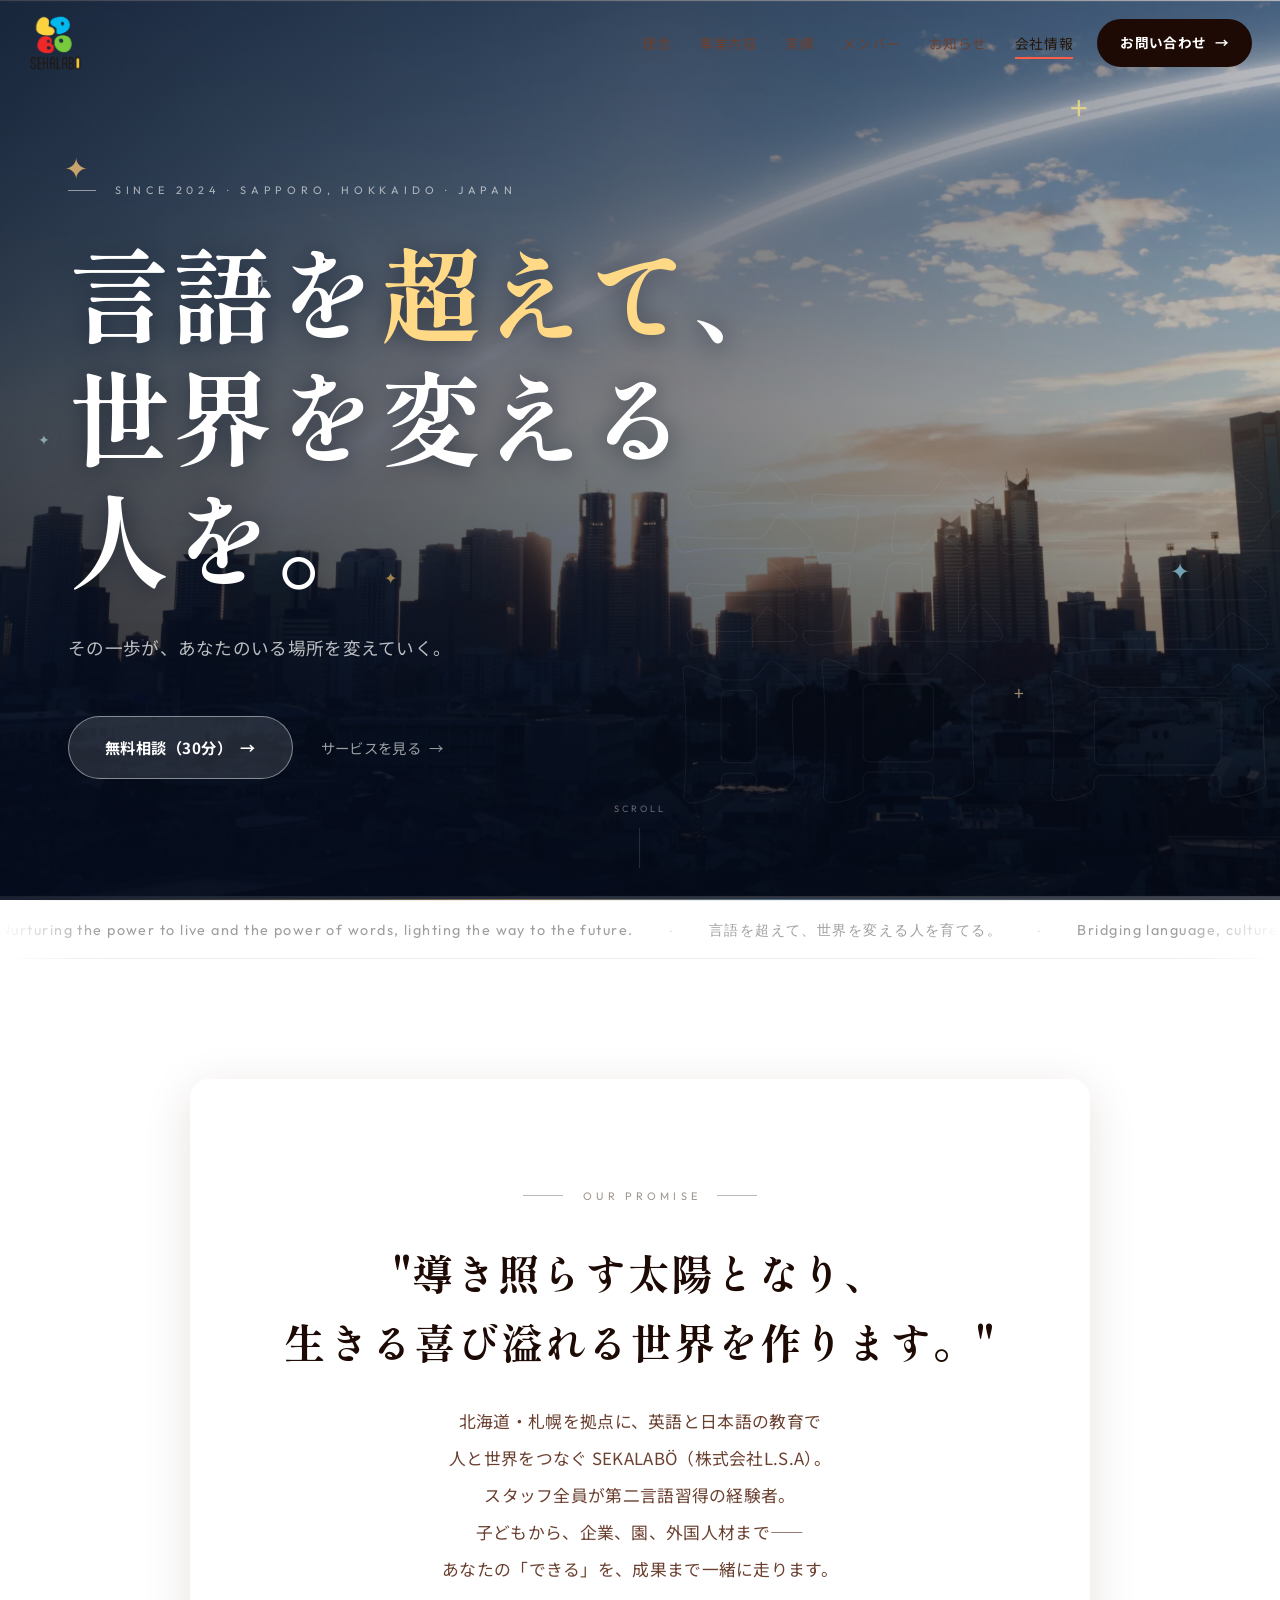
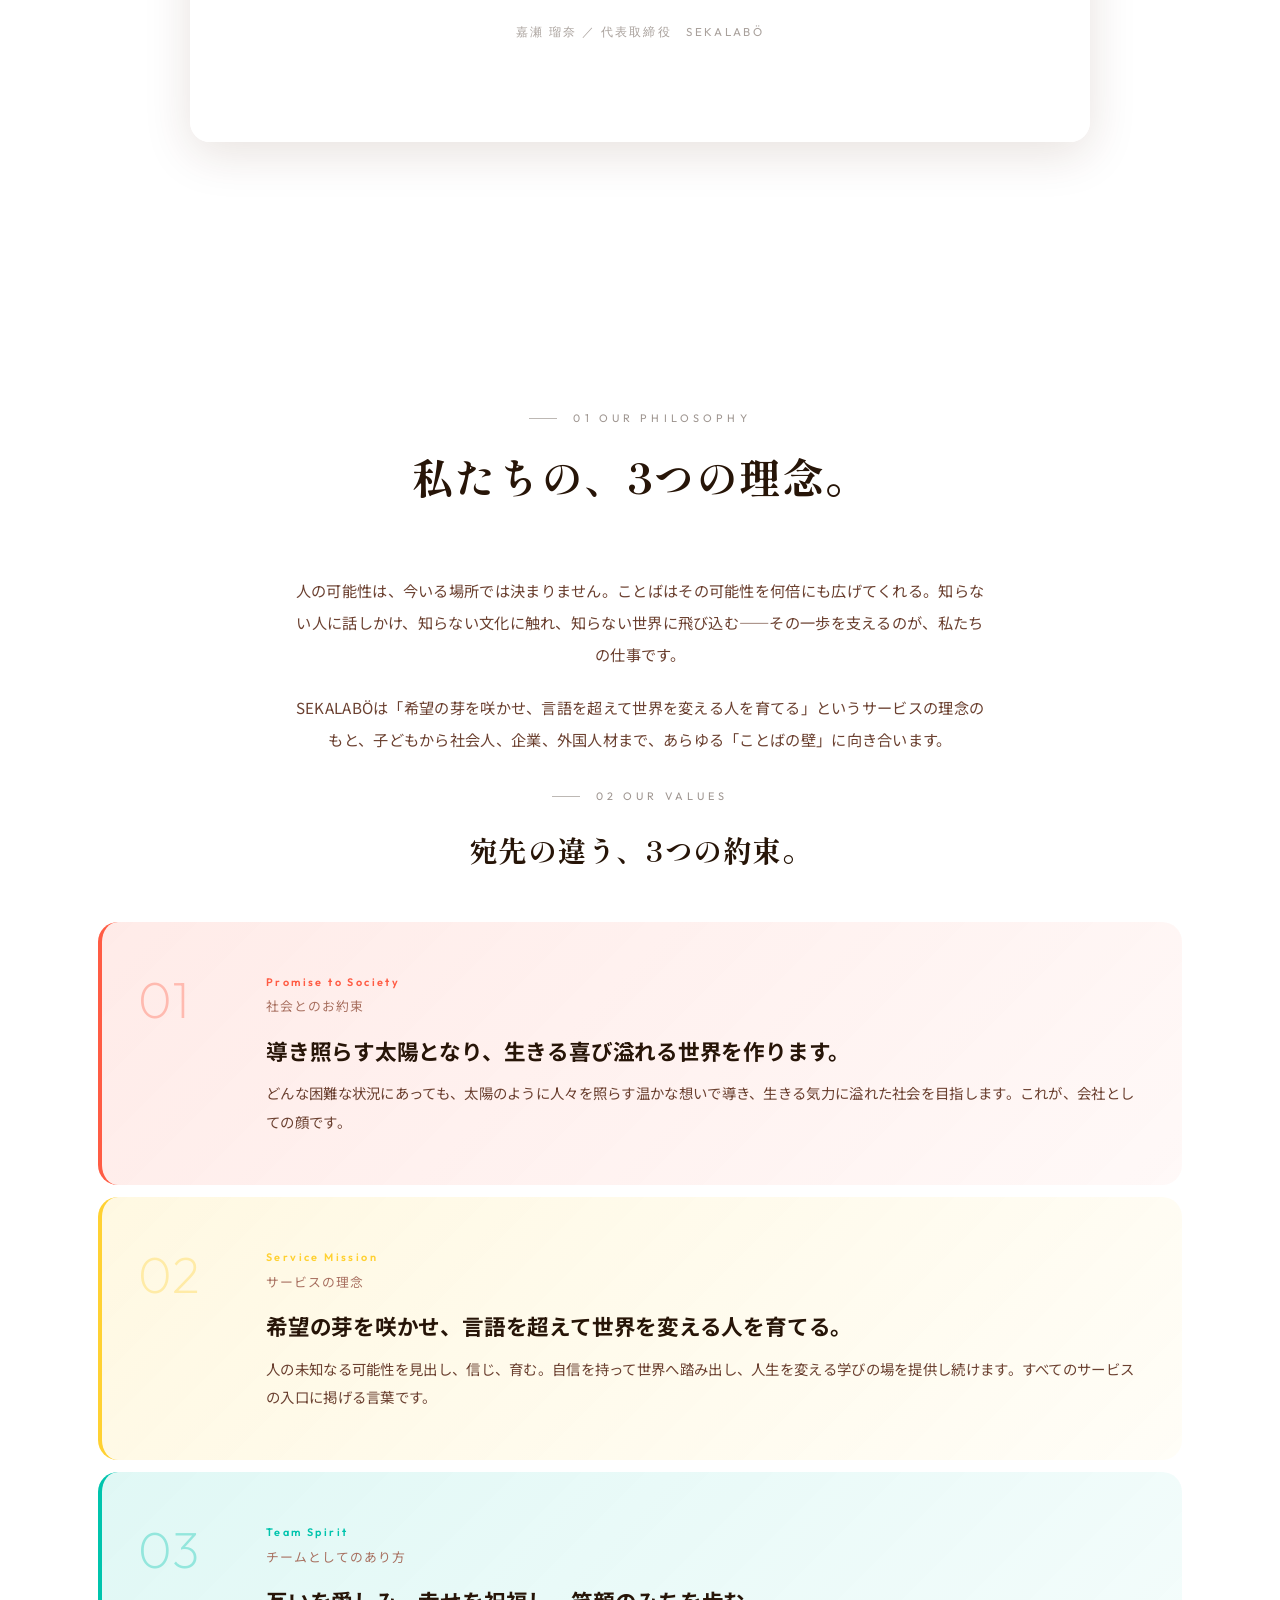
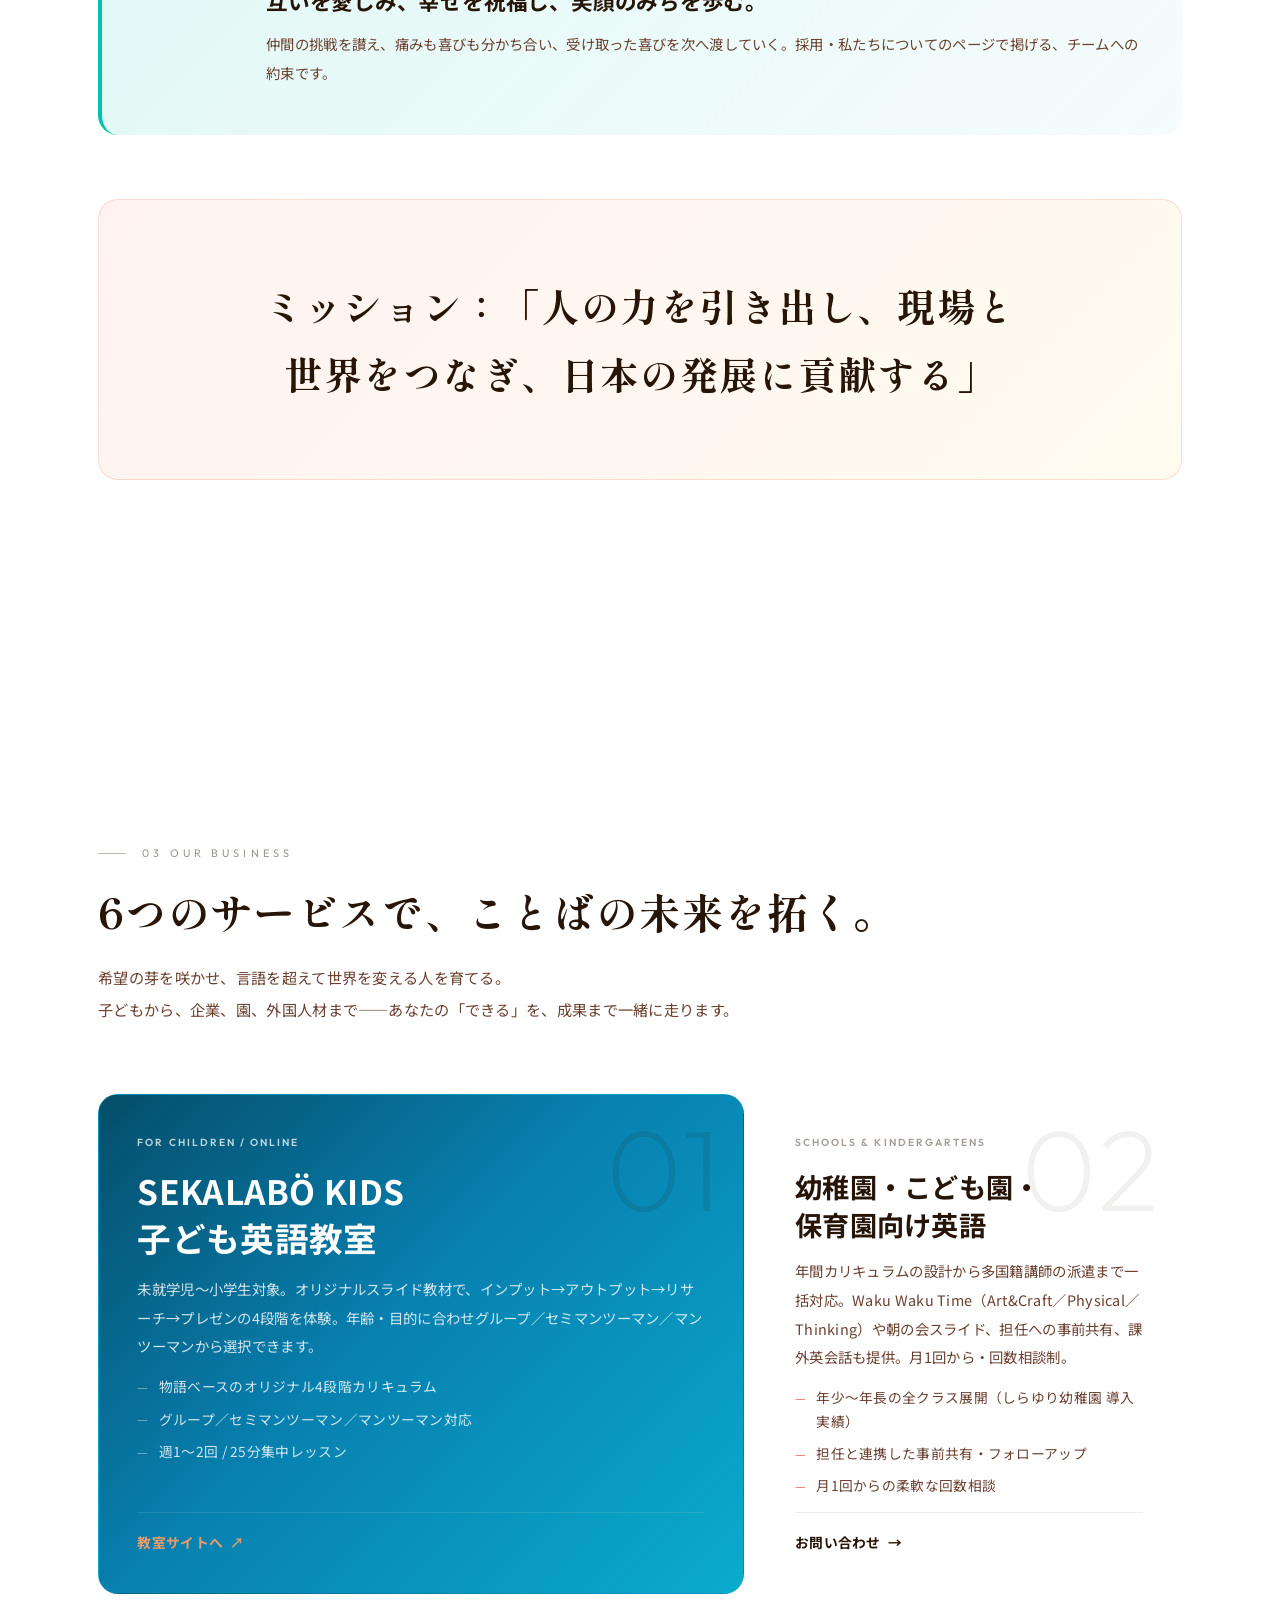
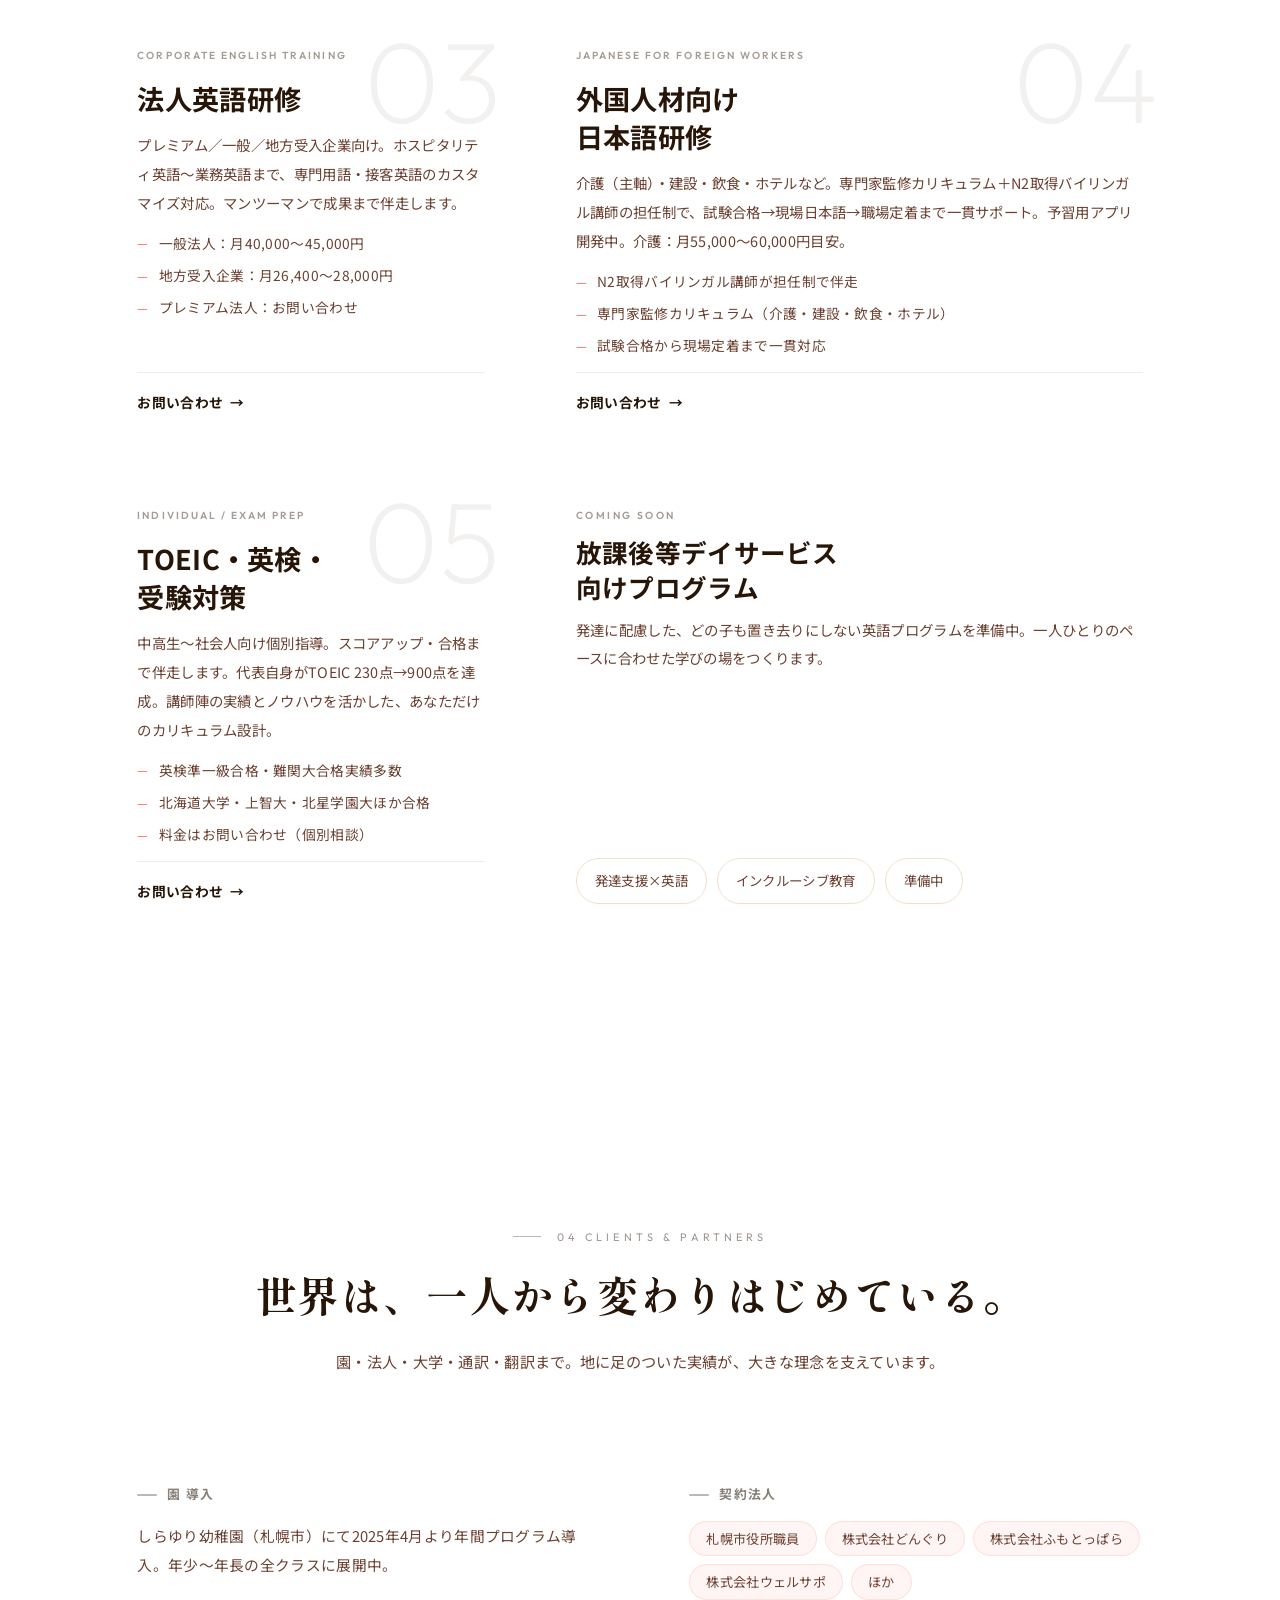
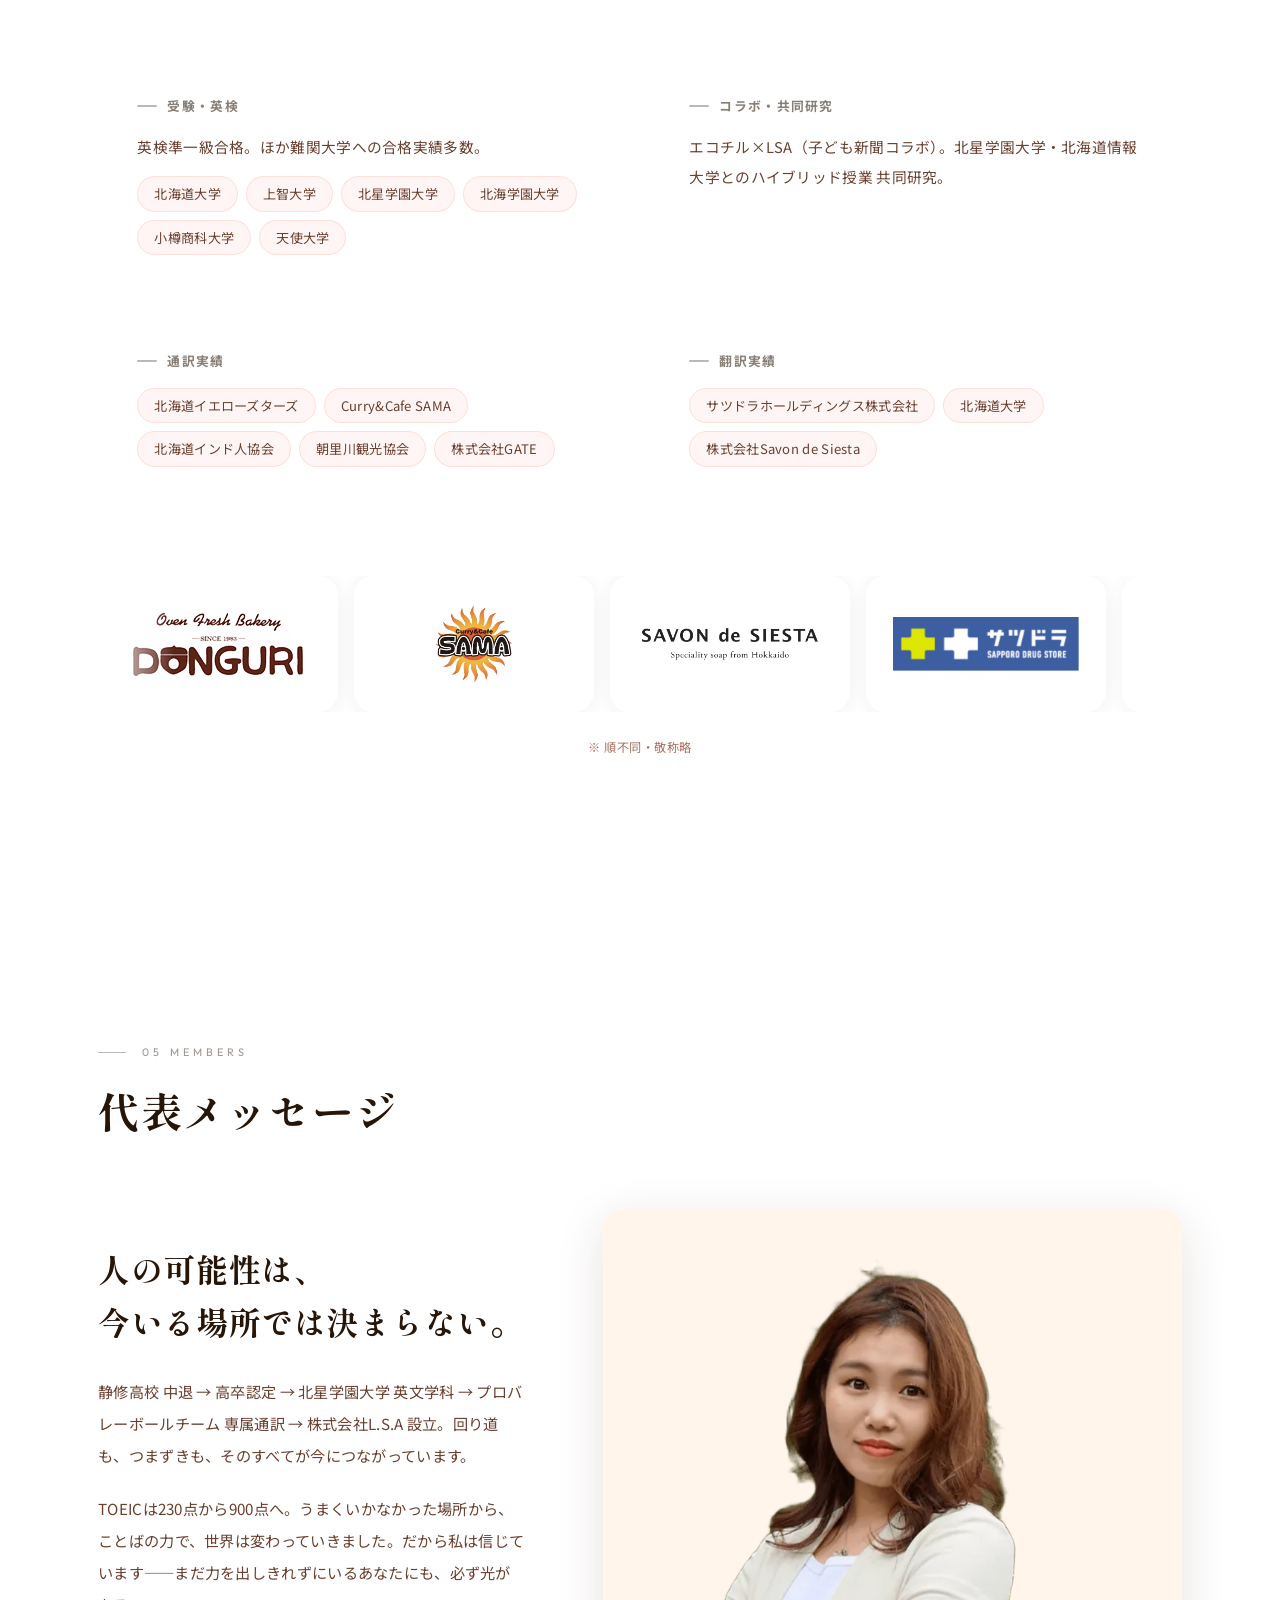
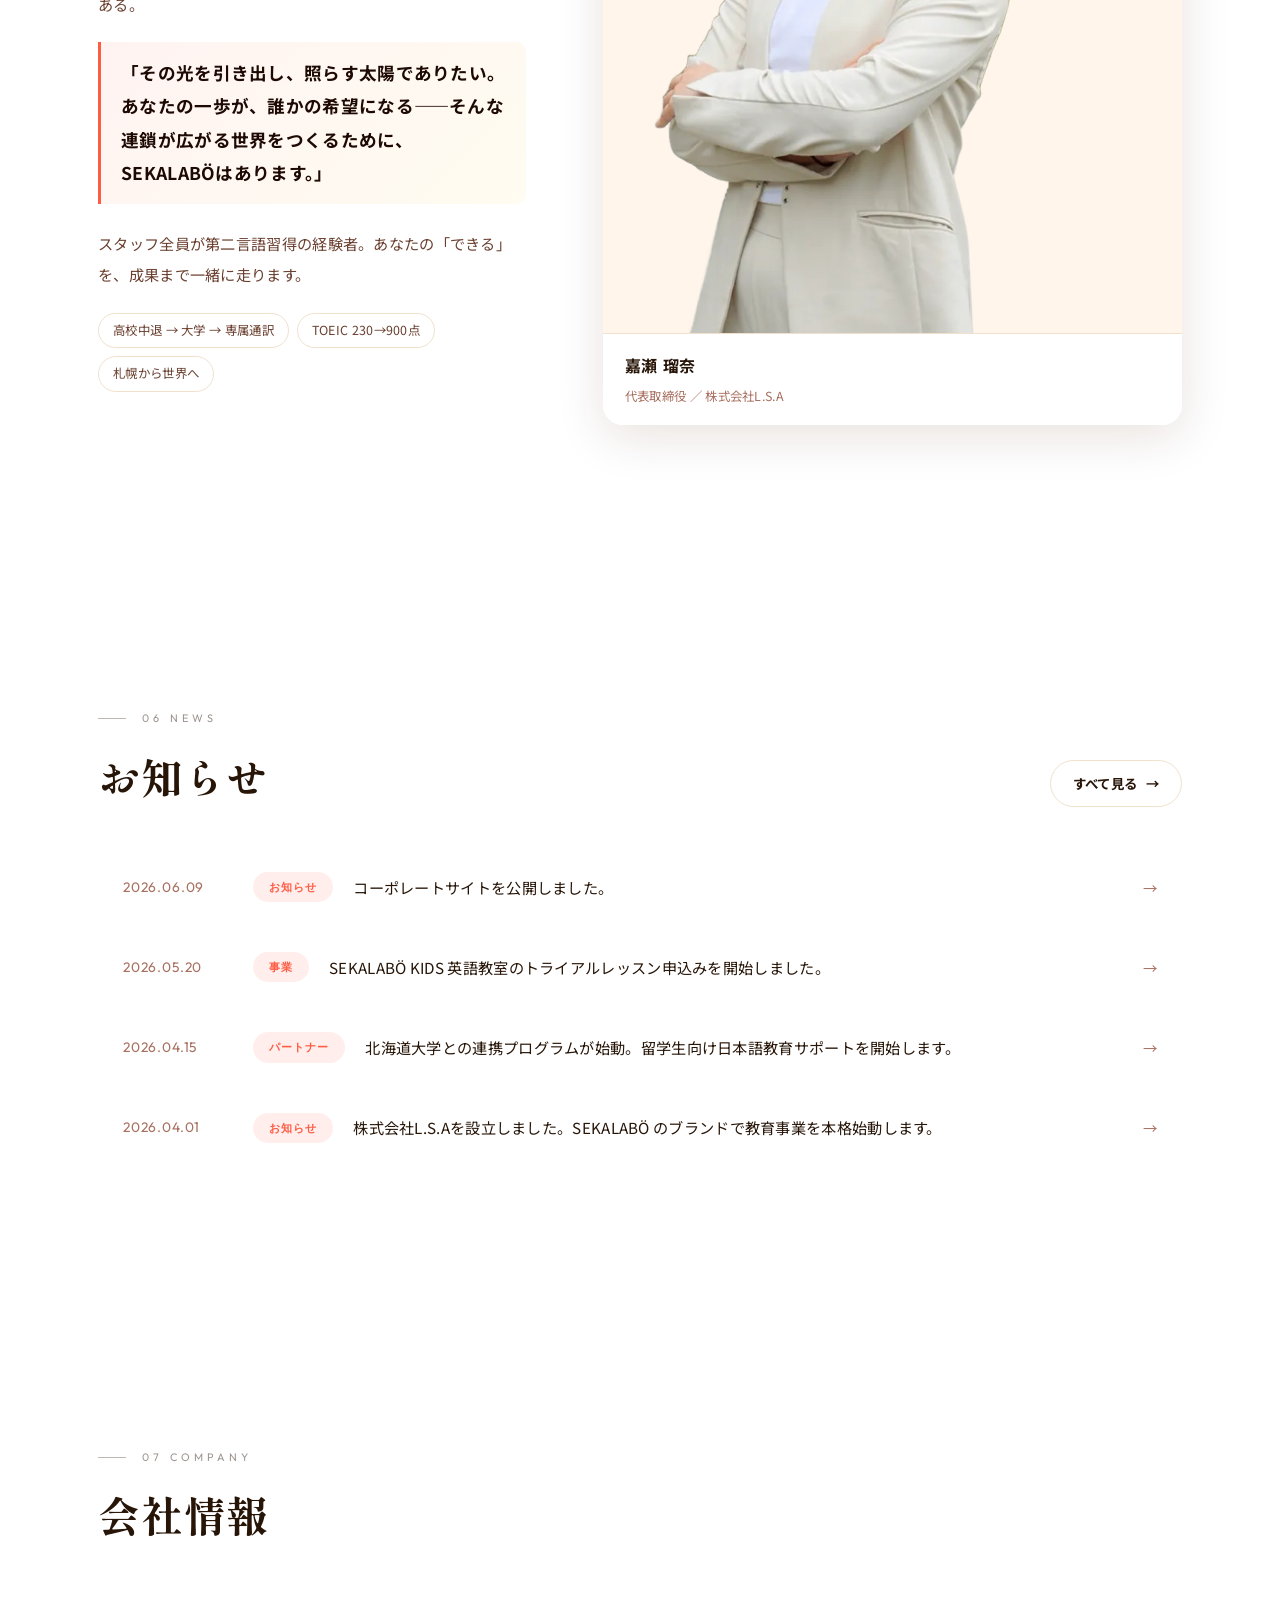
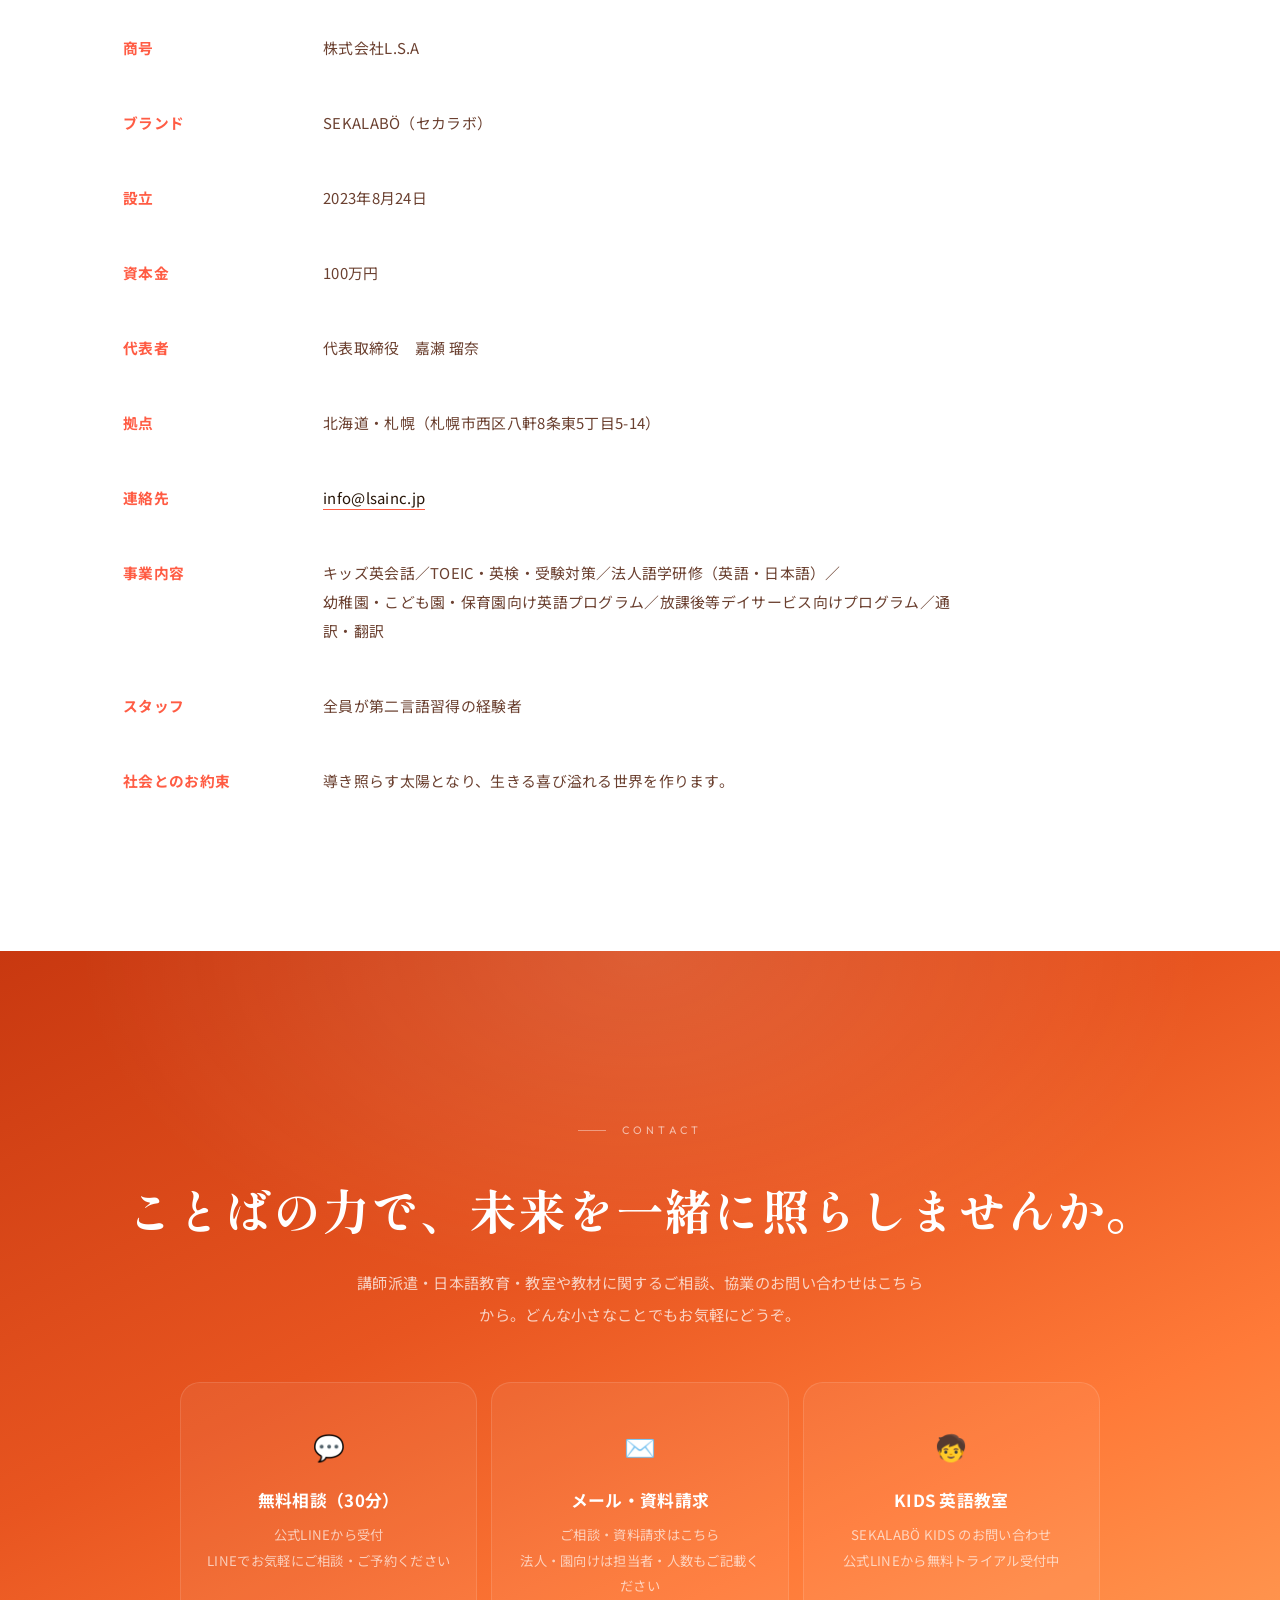
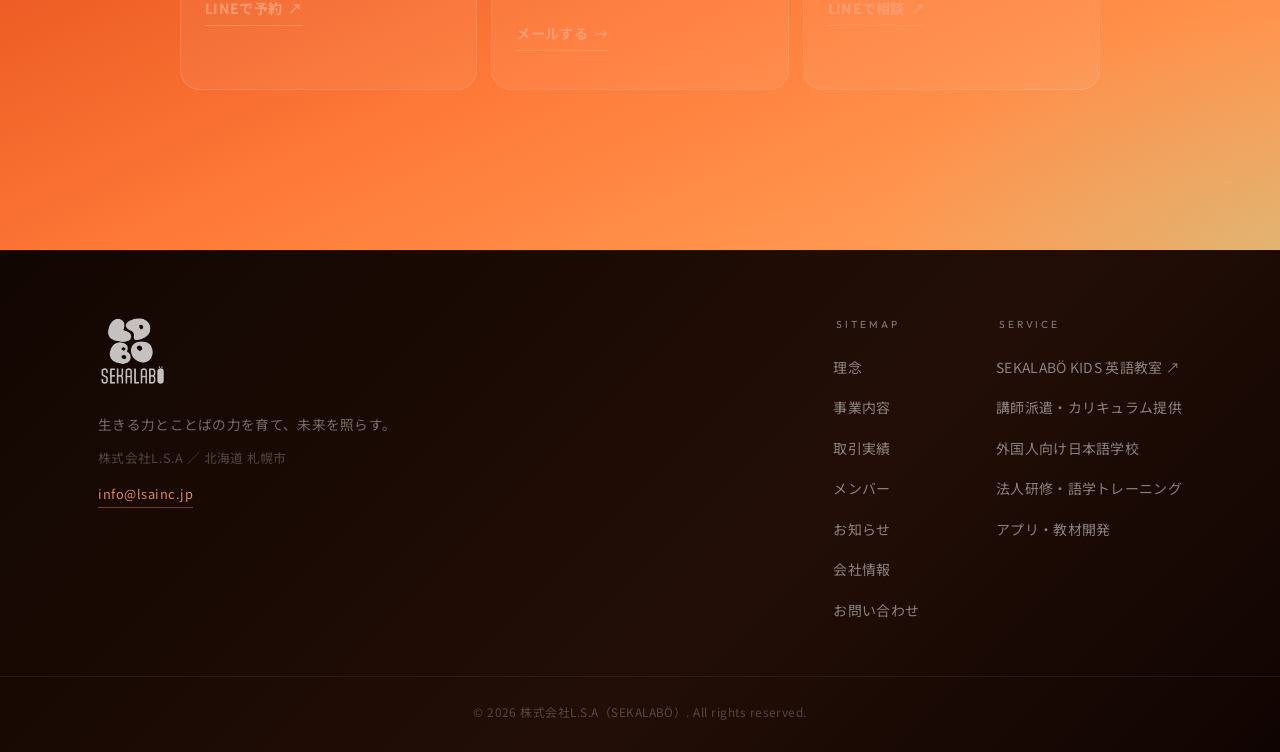
<file: index.html>
<!DOCTYPE html>
<html lang="ja">
<head>
  <meta charset="UTF-8">
  <meta name="viewport" content="width=device-width, initial-scale=1.0">
  <title>株式会社L.S.A ｜ SEKALABÖ ― 言語を超えて、世界を変える人を育てる</title>
  <meta name="description" content="株式会社L.S.A（SEKALABÖ）のコーポレートサイト。「生きる力とことばの力を育て、未来を照らす」を理念に、幼稚園・学校への講師派遣、外国人向け日本語学校、子ども英語教室、法人研修、学習アプリ開発などを展開する札幌発の教育カンパニーです。">
  <link rel="canonical" href="https://lsainc.jp/">
  <meta name="theme-color" content="#10141F">
  <meta name="robots" content="index, follow">

  <!-- Favicon -->
  <link rel="icon" type="image/png" sizes="32x32" href="/assets/favicon-32.png">
  <link rel="icon" type="image/png" sizes="512x512" href="/assets/favicon-512.png">
  <link rel="apple-touch-icon" href="/assets/apple-touch-icon.png">

  <!-- OGP -->
  <meta property="og:type" content="website">
  <meta property="og:site_name" content="株式会社L.S.A（SEKALABÖ）">
  <meta property="og:title" content="株式会社L.S.A ｜ SEKALABÖ ― 言語を超えて、世界を変える人を育てる">
  <meta property="og:description" content="生きる力とことばの力を育て、未来を照らす。札幌発、子どもから大人まで「伝える力」を育てる教育カンパニーです。">
  <meta property="og:url" content="https://lsainc.jp/">
  <meta property="og:image" content="https://lsainc.jp/assets/og-image.jpg">
  <meta property="og:image:width" content="1200">
  <meta property="og:image:height" content="630">
  <meta property="og:locale" content="ja_JP">
  <meta name="twitter:card" content="summary_large_image">
  <meta name="twitter:title" content="株式会社L.S.A ｜ SEKALABÖ">
  <meta name="twitter:description" content="言語を超えて、世界を変える人を育てる。札幌発、ことばの教育カンパニー。">
  <meta name="twitter:image" content="https://lsainc.jp/assets/og-image.jpg">


  <link rel="preconnect" href="https://fonts.googleapis.com">
  <link rel="preconnect" href="https://fonts.gstatic.com" crossorigin>
  <link href="https://fonts.googleapis.com/css2?family=Shippori+Mincho+B1:wght@500;600;700;800&family=Noto+Sans+JP:wght@300;400;500;700&family=Outfit:wght@300;400;500;600;700&display=swap" rel="stylesheet">

  <link rel="stylesheet" href="style.css">
  <script type="application/ld+json">
  {
    "@context": "https://schema.org",
    "@type": "Organization",
    "name": "株式会社L.S.A",
    "alternateName": "SEKALABÖ",
    "url": "https://lsainc.jp/",
    "logo": "https://lsainc.jp/assets/favicon-512.png",
    "image": "https://lsainc.jp/assets/og-image.jpg",
    "description": "「生きる力とことばの力を育て、未来を照らす」を理念に、講師派遣・外国人向け日本語学校・子ども英語教室・法人研修・学習アプリ開発などを展開する札幌発の教育カンパニー。",
    "email": "info@lsainc.jp",
    "address": {
      "@type": "PostalAddress",
      "addressRegion": "北海道",
      "addressLocality": "札幌市",
      "addressCountry": "JP"
    },
    "founder": { "@type": "Person", "name": "嘉瀬 瑠奈" }
  }
  </script>
</head>
<body>

  <a href="#about" class="skip-link">メインコンテンツへスキップ</a>

  <!-- ========== HEADER ========== -->
  <header class="header" id="header">
    <div class="header__inner">
      <a href="#hero" class="brand" aria-label="SEKALABÖ ホーム">
        <img class="brand__img" src="assets/logo.webp" alt="SEKALABÖ" width="460" height="482">
      </a>
      <nav class="nav" id="nav">
        <ul class="nav__list">
          <li><a href="#about" class="nav__link">理念</a></li>
          <li><a href="#business" class="nav__link">事業内容</a></li>
          <li><a href="#clients" class="nav__link">実績</a></li>
          <li><a href="#members" class="nav__link">メンバー</a></li>
          <li><a href="#news" class="nav__link">お知らせ</a></li>
          <li><a href="#company" class="nav__link">会社情報</a></li>
        </ul>
      </nav>
      <a href="#contact" class="btn btn--primary header__cta">お問い合わせ<span class="arr">→</span></a>
      <button class="hamburger" id="hamburger" aria-label="メニューを開く" aria-expanded="false">
        <span></span><span></span><span></span>
      </button>
    </div>
  </header>

  <!-- ========== HERO ========== -->
  <section class="hero" id="hero">
    <!-- animated gradient blobs -->
    <div class="hero__blob hero__blob--peach" aria-hidden="true"></div>
    <div class="hero__blob hero__blob--mint"  aria-hidden="true"></div>
    <div class="hero__blob hero__blob--yellow" aria-hidden="true"></div>
    <!-- floating sparkles -->
    <span class="hero__spark hero__spark--1" aria-hidden="true">✦</span>
    <span class="hero__spark hero__spark--2" aria-hidden="true">+</span>
    <span class="hero__spark hero__spark--3" aria-hidden="true">✦</span>
    <span class="hero__spark hero__spark--4" aria-hidden="true">+</span>
    <span class="hero__spark hero__spark--5" aria-hidden="true">✦</span>
    <span class="hero__spark hero__spark--6" aria-hidden="true">+</span>
    <span class="hero__spark hero__spark--7" aria-hidden="true">✦</span>
    <div class="hero__deco" aria-hidden="true">言語</div>
    <div class="hero__inner">
      <div class="hero__copy">
        <p class="eyebrow">SINCE 2024  ·  SAPPORO, HOKKAIDO  ·  JAPAN</p>
        <h1 class="hero__title">
          <span class="hero__line">言語を<em class="hero__em">超えて</em>、</span>
          <span class="hero__line">世界を変える</span>
          <span class="hero__line">人を。</span>
        </h1>
        <p class="hero__lead">
          その一歩が、あなたのいる場所を変えていく。
        </p>
        <div class="hero__actions">
          <a href="#contact" class="btn btn--outline btn--lg">無料相談（30分） <span class="arr">→</span></a>
          <a href="#business" class="hero__sub-link">サービスを見る <span class="arr">→</span></a>
        </div>
      </div>
    </div>
    <div class="hero__scroll" aria-hidden="true">
      <span>SCROLL</span>
      <span class="hero__scroll-line"></span>
    </div>
  </section>

  <!-- ========== MARQUEE ========== -->
  <div class="marquee" aria-label="Our mission">
    <div class="marquee__track">
      <span>Nurturing the power to live and the power of words, lighting the way to the future.</span><span class="dot">·</span>
      <span>言語を超えて、世界を変える人を育てる。</span><span class="dot">·</span>
      <span>Bridging language, culture, and possibility — from Sapporo to the world.</span><span class="dot">·</span>
      <span>子どもから大人まで、ことばの力で世界へ。</span><span class="dot">·</span>
      <span>Education × Language × Technology — SEKALABÖ</span><span class="dot">·</span>
      <span>Nurturing the power to live and the power of words, lighting the way to the future.</span><span class="dot">·</span>
      <span>言語を超えて、世界を変える人を育てる。</span><span class="dot">·</span>
      <span>Bridging language, culture, and possibility — from Sapporo to the world.</span><span class="dot">·</span>
      <span>子どもから大人まで、ことばの力で世界へ。</span><span class="dot">·</span>
      <span>Education × Language × Technology — SEKALABÖ</span><span class="dot">·</span>
    </div>
  </div>

  <!-- ========== VISION STATEMENT ========== -->
  <section class="vision-statement">
    <div class="container">
      <div class="vision__inner reveal">
        <p class="vision__label">OUR PROMISE</p>
        <blockquote class="vision__quote">"導き照らす太陽となり、<br>生きる喜び溢れる世界を作ります。"</blockquote>
        <p class="vision__body">
          北海道・札幌を拠点に、英語と日本語の教育で<br class="pc-br">人と世界をつなぐ SEKALABÖ（株式会社L.S.A）。<br>
          スタッフ全員が第二言語習得の経験者。<br>
          子どもから、企業、園、外国人材まで——<br class="pc-br">あなたの「できる」を、成果まで一緒に走ります。
        </p>
        <cite class="vision__cite">嘉瀬 瑠奈 ／ 代表取締役&emsp;SEKALABÖ</cite>
      </div>
    </div>
  </section>

  <!-- ========== ABOUT / PHILOSOPHY ========== -->
  <section class="about section" id="about">
    <div class="container">
      <div class="section-head section-head--center reveal">
        <p class="section-label">01  OUR PHILOSOPHY</p>
        <h2 class="section-title">私たちの、3つの理念。</h2>
      </div>

      <div class="about__text reveal">
        <p>人の可能性は、今いる場所では決まりません。ことばはその可能性を何倍にも広げてくれる。知らない人に話しかけ、知らない文化に触れ、知らない世界に飛び込む——その一歩を支えるのが、私たちの仕事です。</p>
        <p>SEKALABÖは「希望の芽を咲かせ、言語を超えて世界を変える人を育てる」というサービスの理念のもと、子どもから社会人、企業、外国人材まで、あらゆる「ことばの壁」に向き合います。</p>
      </div>

      <div class="creed-head reveal">
        <p class="section-label">02  OUR VALUES</p>
        <h3 class="creed-headline">宛先の違う、3つの約束。</h3>
      </div>

      <div class="creed-grid">
        <article class="creed creed--service reveal">
          <span class="creed__num" aria-hidden="true">01</span>
          <div class="creed__body">
            <span class="creed__en">Promise to Society</span>
            <span class="creed__jp">社会とのお約束</span>
            <h4 class="creed__title">導き照らす太陽となり、生きる喜び溢れる世界を作ります。</h4>
            <p class="creed__desc">どんな困難な状況にあっても、太陽のように人々を照らす温かな想いで導き、生きる気力に溢れた社会を目指します。これが、会社としての顔です。</p>
          </div>
        </article>
        <article class="creed creed--society reveal">
          <span class="creed__num" aria-hidden="true">02</span>
          <div class="creed__body">
            <span class="creed__en">Service Mission</span>
            <span class="creed__jp">サービスの理念</span>
            <h4 class="creed__title">希望の芽を咲かせ、言語を超えて世界を変える人を育てる。</h4>
            <p class="creed__desc">人の未知なる可能性を見出し、信じ、育む。自信を持って世界へ踏み出し、人生を変える学びの場を提供し続けます。すべてのサービスの入口に掲げる言葉です。</p>
          </div>
        </article>
        <article class="creed creed--team reveal">
          <span class="creed__num" aria-hidden="true">03</span>
          <div class="creed__body">
            <span class="creed__en">Team Spirit</span>
            <span class="creed__jp">チームとしてのあり方</span>
            <h4 class="creed__title">互いを愛しみ、幸せを祝福し、笑顔のみちを歩む。</h4>
            <p class="creed__desc">仲間の挑戦を讃え、痛みも喜びも分かち合い、受け取った喜びを次へ渡していく。採用・私たちについてのページで掲げる、チームへの約束です。</p>
          </div>
        </article>
      </div>

      <div class="about__pull reveal">
        <p>ミッション：「人の力を引き出し、現場と世界をつなぎ、日本の発展に貢献する」</p>
      </div>
    </div>
  </section>

  <!-- ========== BUSINESS (bento grid) ========== -->
  <section class="business section" id="business">
    <div class="container">
      <div class="section-head reveal">
        <p class="section-label">03  OUR BUSINESS</p>
        <h2 class="section-title">6つのサービスで、ことばの未来を拓く。</h2>
        <p class="section-intro">希望の芽を咲かせ、言語を超えて世界を変える人を育てる。<br class="pc-br">子どもから、企業、園、外国人材まで——あなたの「できる」を、成果まで一緒に走ります。</p>
      </div>

      <div class="bento-grid reveal">

        <article class="bento bento--kids">
          <span class="bento__num" aria-hidden="true">01</span>
          <span class="bento__tag">FOR CHILDREN / ONLINE</span>
          <h3 class="bento__title">SEKALABÖ KIDS<br>子ども英語教室</h3>
          <p class="bento__desc">未就学児〜小学生対象。オリジナルスライド教材で、インプット→アウトプット→リサーチ→プレゼンの4段階を体験。年齢・目的に合わせグループ／セミマンツーマン／マンツーマンから選択できます。</p>
          <ul class="bento__list">
            <li>物語ベースのオリジナル4段階カリキュラム</li>
            <li>グループ／セミマンツーマン／マンツーマン対応</li>
            <li>週1〜2回 / 25分集中レッスン</li>
          </ul>
          <a href="https://sekalabo-kids-lp.vercel.app" target="_blank" rel="noopener" class="bento__link bento__link--light">教室サイトへ <span class="arr">↗</span></a>
        </article>

        <article class="bento bento--teacher">
          <span class="bento__num" aria-hidden="true">02</span>
          <span class="bento__tag">SCHOOLS & KINDERGARTENS</span>
          <h3 class="bento__title">幼稚園・こども園・<br>保育園向け英語</h3>
          <p class="bento__desc">年間カリキュラムの設計から多国籍講師の派遣まで一括対応。Waku Waku Time（Art&amp;Craft／Physical／Thinking）や朝の会スライド、担任への事前共有、課外英会話も提供。月1回から・回数相談制。</p>
          <ul class="bento__list">
            <li>年少〜年長の全クラス展開（しらゆり幼稚園 導入実績）</li>
            <li>担任と連携した事前共有・フォローアップ</li>
            <li>月1回からの柔軟な回数相談</li>
          </ul>
          <a href="#contact" class="bento__link">お問い合わせ <span class="arr">→</span></a>
        </article>

        <article class="bento bento--corp">
          <span class="bento__num" aria-hidden="true">03</span>
          <span class="bento__tag">CORPORATE ENGLISH TRAINING</span>
          <h3 class="bento__title">法人英語研修</h3>
          <p class="bento__desc">プレミアム／一般／地方受入企業向け。ホスピタリティ英語〜業務英語まで、専門用語・接客英語のカスタマイズ対応。マンツーマンで成果まで伴走します。</p>
          <ul class="bento__list">
            <li>一般法人：月40,000〜45,000円</li>
            <li>地方受入企業：月26,400〜28,000円</li>
            <li>プレミアム法人：お問い合わせ</li>
          </ul>
          <a href="#contact" class="bento__link">お問い合わせ <span class="arr">→</span></a>
        </article>

        <article class="bento bento--japanese">
          <span class="bento__num" aria-hidden="true">04</span>
          <span class="bento__tag">JAPANESE FOR FOREIGN WORKERS</span>
          <h3 class="bento__title">外国人材向け<br>日本語研修</h3>
          <p class="bento__desc">介護（主軸）・建設・飲食・ホテルなど。専門家監修カリキュラム＋N2取得バイリンガル講師の担任制で、試験合格→現場日本語→職場定着まで一貫サポート。予習用アプリ開発中。介護：月55,000〜60,000円目安。</p>
          <ul class="bento__list">
            <li>N2取得バイリンガル講師が担任制で伴走</li>
            <li>専門家監修カリキュラム（介護・建設・飲食・ホテル）</li>
            <li>試験合格から現場定着まで一貫対応</li>
          </ul>
          <a href="#contact" class="bento__link">お問い合わせ <span class="arr">→</span></a>
        </article>

        <article class="bento bento--toeic">
          <span class="bento__num" aria-hidden="true">05</span>
          <span class="bento__tag">INDIVIDUAL / EXAM PREP</span>
          <h3 class="bento__title">TOEIC・英検・<br>受験対策</h3>
          <p class="bento__desc">中高生〜社会人向け個別指導。スコアアップ・合格まで伴走します。代表自身がTOEIC 230点→900点を達成。講師陣の実績とノウハウを活かした、あなただけのカリキュラム設計。</p>
          <ul class="bento__list">
            <li>英検準一級合格・難関大合格実績多数</li>
            <li>北海道大学・上智大・北星学園大ほか合格</li>
            <li>料金はお問い合わせ（個別相談）</li>
          </ul>
          <a href="#contact" class="bento__link">お問い合わせ <span class="arr">→</span></a>
        </article>

        <div class="bento bento--app">
          <div class="bento__app-body">
            <span class="bento__app-label">COMING SOON</span>
            <h3 class="bento__app-title">放課後等デイサービス<br>向けプログラム</h3>
            <p class="bento__app-desc">発達に配慮した、どの子も置き去りにしない英語プログラムを準備中。一人ひとりのペースに合わせた学びの場をつくります。</p>
          </div>
          <div class="bento__chips">
            <span class="bento__chip">発達支援×英語</span>
            <span class="bento__chip">インクルーシブ教育</span>
            <span class="bento__chip">準備中</span>
          </div>
        </div>

      </div>
    </div>
  </section>

  <!-- ========== CLIENTS / 取引実績 ========== -->
  <section class="clients section" id="clients">
    <div class="container">
      <div class="section-head section-head--center reveal">
        <p class="section-label">04  CLIENTS &amp; PARTNERS</p>
        <h2 class="section-title">世界は、一人から変わりはじめている。</h2>
        <p class="section-intro">園・法人・大学・通訳・翻訳まで。地に足のついた実績が、大きな理念を支えています。</p>
      </div>

      <div class="achievements reveal">
        <div class="achievement-item">
          <span class="achievement-label">園 導入</span>
          <p class="achievement-body">しらゆり幼稚園（札幌市）にて2025年4月より年間プログラム導入。年少〜年長の全クラスに展開中。</p>
        </div>
        <div class="achievement-item">
          <span class="achievement-label">契約法人</span>
          <ul class="achievement-tags">
            <li>札幌市役所職員</li>
            <li>株式会社どんぐり</li>
            <li>株式会社ふもとっぱら</li>
            <li>株式会社ウェルサポ</li>
            <li>ほか</li>
          </ul>
        </div>
        <div class="achievement-item">
          <span class="achievement-label">受験・英検</span>
          <p class="achievement-body">英検準一級合格。ほか難関大学への合格実績多数。</p>
          <ul class="achievement-tags">
            <li>北海道大学</li>
            <li>上智大学</li>
            <li>北星学園大学</li>
            <li>北海学園大学</li>
            <li>小樽商科大学</li>
            <li>天使大学</li>
          </ul>
        </div>
        <div class="achievement-item">
          <span class="achievement-label">コラボ・共同研究</span>
          <p class="achievement-body">エコチル×LSA（子ども新聞コラボ）。北星学園大学・北海道情報大学とのハイブリッド授業 共同研究。</p>
        </div>
        <div class="achievement-item">
          <span class="achievement-label">通訳実績</span>
          <ul class="achievement-tags">
            <li>北海道イエローズターズ</li>
            <li>Curry&amp;Cafe SAMA</li>
            <li>北海道インド人協会</li>
            <li>朝里川観光協会</li>
            <li>株式会社GATE</li>
          </ul>
        </div>
        <div class="achievement-item">
          <span class="achievement-label">翻訳実績</span>
          <ul class="achievement-tags">
            <li>サツドラホールディングス株式会社</li>
            <li>北海道大学</li>
            <li>株式会社Savon de Siesta</li>
          </ul>
        </div>
      </div>
      <div class="logo-marquee reveal" aria-label="取引先ロゴ">
        <div class="logo-track">
          <div class="logo-cell"><img src="assets/clients/donguri.png" alt="Oven Fresh Bakery DONGURI" loading="lazy"></div>
          <div class="logo-cell"><img src="assets/clients/sama.png" alt="Curry&amp;Cafe SAMA" loading="lazy"></div>
          <div class="logo-cell"><img src="assets/clients/savon.png" alt="SAVON de SIESTA" loading="lazy"></div>
          <div class="logo-cell"><img src="assets/clients/satudora.png" alt="サツドラ（サッポロドラッグストアー）" loading="lazy"></div>
          <div class="logo-cell"><img src="assets/clients/fumotoppara.svg" alt="ふもとっぱら FUMOTOPPARA" loading="lazy"></div>
          <div class="logo-cell"><img src="assets/clients/hokudai.png" alt="北海道大学" loading="lazy"></div>
          <div class="logo-cell"><img src="assets/clients/aisunoie.jpg" alt="あいすの家とエトセトラ" loading="lazy"></div>
          <!-- duplicate set for seamless loop -->
          <div class="logo-cell" aria-hidden="true"><img src="assets/clients/donguri.png" alt="" loading="lazy"></div>
          <div class="logo-cell" aria-hidden="true"><img src="assets/clients/sama.png" alt="" loading="lazy"></div>
          <div class="logo-cell" aria-hidden="true"><img src="assets/clients/savon.png" alt="" loading="lazy"></div>
          <div class="logo-cell" aria-hidden="true"><img src="assets/clients/satudora.png" alt="" loading="lazy"></div>
          <div class="logo-cell" aria-hidden="true"><img src="assets/clients/fumotoppara.svg" alt="" loading="lazy"></div>
          <div class="logo-cell" aria-hidden="true"><img src="assets/clients/hokudai.png" alt="" loading="lazy"></div>
          <div class="logo-cell" aria-hidden="true"><img src="assets/clients/aisunoie.jpg" alt="" loading="lazy"></div>
        </div>
      </div>
      <p class="clients__note">※ 順不同・敬称略</p>
    </div>
  </section>

  <!-- ========== MEMBERS / CEO ========== -->
  <section class="members section" id="members">
    <div class="container">
      <div class="section-head reveal">
        <p class="section-label">05  MEMBERS</p>
        <h2 class="section-title">代表メッセージ</h2>
      </div>

      <div class="split split--reverse">
        <div class="split__media reveal">
          <div class="ceo-frame">
            <div class="ceo-photo">
              <img src="assets/ceo.webp" alt="代表取締役 嘉瀬 瑠奈" width="780" height="1170" loading="lazy">
            </div>
            <div class="ceo-name">
              <strong>嘉瀬 瑠奈</strong>
              <span>代表取締役 ／ 株式会社L.S.A</span>
            </div>
          </div>
        </div>

        <div class="split__body reveal">
          <h3 class="members__headline">人の可能性は、<br>今いる場所では<span class="mark mark--peach">決まらない。</span></h3>
          <div class="members__text">
            <p>静修高校 中退 → 高卒認定 → 北星学園大学 英文学科 → プロバレーボールチーム 専属通訳 → 株式会社L.S.A 設立。回り道も、つまずきも、そのすべてが今につながっています。</p>
            <p>TOEICは230点から900点へ。うまくいかなかった場所から、ことばの力で、世界は変わっていきました。だから私は信じています——まだ力を出しきれずにいるあなたにも、必ず光がある。</p>
            <blockquote class="members__quote">「その光を引き出し、照らす太陽でありたい。あなたの一歩が、誰かの希望になる——そんな連鎖が広がる世界をつくるために、SEKALABÖはあります。」</blockquote>
            <p>スタッフ全員が第二言語習得の経験者。あなたの「できる」を、成果まで一緒に走ります。</p>
          </div>
          <div class="members__tags">
            <span class="members__tag">高校中退 → 大学 → 専属通訳</span>
            <span class="members__tag">TOEIC 230→900点</span>
            <span class="members__tag">札幌から世界へ</span>
          </div>
        </div>
      </div>
    </div>
  </section>

  <!-- ========== NEWS ========== -->
  <section class="news section" id="news">
    <div class="container">
      <div class="news__head reveal">
        <div>
          <p class="section-label">06  NEWS</p>
          <h2 class="section-title">お知らせ</h2>
        </div>
        <a href="#news" class="btn btn--ghost news__more">すべて見る <span class="arr">→</span></a>
      </div>
      <ul class="news-list reveal">
        <li class="news-item">
          <time class="news-item__date">2026.06.09</time>
          <span class="news-item__cat">お知らせ</span>
          <p class="news-item__title">コーポレートサイトを公開しました。</p>
          <span class="arr">→</span>
        </li>
        <li class="news-item">
          <time class="news-item__date">2026.05.20</time>
          <span class="news-item__cat">事業</span>
          <p class="news-item__title">SEKALABÖ KIDS 英語教室のトライアルレッスン申込みを開始しました。</p>
          <span class="arr">→</span>
        </li>
        <li class="news-item">
          <time class="news-item__date">2026.04.15</time>
          <span class="news-item__cat">パートナー</span>
          <p class="news-item__title">北海道大学との連携プログラムが始動。留学生向け日本語教育サポートを開始します。</p>
          <span class="arr">→</span>
        </li>
        <li class="news-item">
          <time class="news-item__date">2026.04.01</time>
          <span class="news-item__cat">お知らせ</span>
          <p class="news-item__title">株式会社L.S.Aを設立しました。SEKALABÖ のブランドで教育事業を本格始動します。</p>
          <span class="arr">→</span>
        </li>
      </ul>
    </div>
  </section>

  <!-- ========== COMPANY INFO ========== -->
  <section class="company section" id="company">
    <div class="container">
      <div class="section-head reveal">
        <p class="section-label">07  COMPANY</p>
        <h2 class="section-title">会社情報</h2>
      </div>

      <dl class="profile reveal">
        <div class="profile__row">
          <dt>商号</dt><dd>株式会社L.S.A</dd>
        </div>
        <div class="profile__row">
          <dt>ブランド</dt><dd>SEKALABÖ（セカラボ）</dd>
        </div>
        <div class="profile__row">
          <dt>設立</dt><dd>2023年8月24日</dd>
        </div>
        <div class="profile__row">
          <dt>資本金</dt><dd>100万円</dd>
        </div>
        <div class="profile__row">
          <dt>代表者</dt><dd>代表取締役　嘉瀬 瑠奈</dd>
        </div>
        <div class="profile__row">
          <dt>拠点</dt><dd>北海道・札幌（札幌市西区八軒8条東5丁目5-14）</dd>
        </div>
        <div class="profile__row">
          <dt>連絡先</dt><dd><a href="mailto:info@lsainc.jp" class="profile__link">info@lsainc.jp</a></dd>
        </div>
        <div class="profile__row">
          <dt>事業内容</dt>
          <dd>キッズ英会話／TOEIC・英検・受験対策／法人語学研修（英語・日本語）／<br class="pc-br">幼稚園・こども園・保育園向け英語プログラム／放課後等デイサービス向けプログラム／通訳・翻訳</dd>
        </div>
        <div class="profile__row">
          <dt>スタッフ</dt><dd>全員が第二言語習得の経験者</dd>
        </div>
        <div class="profile__row">
          <dt>社会とのお約束</dt><dd>導き照らす太陽となり、生きる喜び溢れる世界を作ります。</dd>
        </div>
      </dl>
    </div>
  </section>

  <!-- ========== CONTACT ========== -->
  <section class="contact" id="contact">
    <div class="container contact__inner">
      <div class="reveal">
        <p class="section-label section-label--light">CONTACT</p>
        <h2 class="contact__title">ことばの力で、<br class="sp-br">未来を一緒に照らしませんか。</h2>
        <p class="contact__lead">講師派遣・日本語教育・教室や教材に関するご相談、協業のお問い合わせはこちらから。どんな小さなことでもお気軽にどうぞ。</p>
      </div>
      <div class="contact-cards reveal">
        <a href="https://lin.ee/on5wj3I" data-link="line" target="_blank" rel="noopener" class="contact-card">
          <span class="contact-card__icon">💬</span>
          <strong class="contact-card__title">無料相談（30分）</strong>
          <span class="contact-card__desc">公式LINEから受付<br>LINEでお気軽にご相談・ご予約ください</span>
          <span class="link-arrow">LINEで予約<span class="arr">↗</span></span>
        </a>
        <a href="mailto:info@lsainc.jp" class="contact-card">
          <span class="contact-card__icon">✉️</span>
          <strong class="contact-card__title">メール・資料請求</strong>
          <span class="contact-card__desc">ご相談・資料請求はこちら<br>法人・園向けは担当者・人数もご記載ください</span>
          <span class="link-arrow">メールする<span class="arr">→</span></span>
        </a>
        <a href="https://lin.ee/on5wj3I" data-link="line" target="_blank" rel="noopener" class="contact-card">
          <span class="contact-card__icon">🧒</span>
          <strong class="contact-card__title">KIDS 英語教室</strong>
          <span class="contact-card__desc">SEKALABÖ KIDS のお問い合わせ<br>公式LINEから無料トライアル受付中</span>
          <span class="link-arrow">LINEで相談<span class="arr">↗</span></span>
        </a>
      </div>
    </div>
  </section>

  <!-- ========== FOOTER ========== -->
  <footer class="footer">
    <div class="container footer__inner">
      <div class="footer__brand">
        <a href="#hero" class="brand brand--footer">
          <img class="brand__img" src="assets/logo.webp" alt="SEKALABÖ" width="460" height="482">
        </a>
        <p class="footer__tagline">生きる力とことばの力を育て、未来を照らす。</p>
        <p class="footer__addr">株式会社L.S.A ／ 北海道 札幌市</p>
        <a href="mailto:info@lsainc.jp" class="footer__email">info@lsainc.jp</a>
      </div>
      <nav class="footer__nav" aria-label="サイトマップ">
        <div class="footer__col">
          <p class="footer__col-title">SITEMAP</p>
          <ul>
            <li><a href="#about">理念</a></li>
            <li><a href="#business">事業内容</a></li>
            <li><a href="#clients">取引実績</a></li>
            <li><a href="#members">メンバー</a></li>
            <li><a href="#news">お知らせ</a></li>
            <li><a href="#company">会社情報</a></li>
            <li><a href="#contact">お問い合わせ</a></li>
          </ul>
        </div>
        <div class="footer__col">
          <p class="footer__col-title">SERVICE</p>
          <ul>
            <li><a href="https://sekalabo-kids-lp.vercel.app" target="_blank" rel="noopener">SEKALABÖ KIDS 英語教室 ↗</a></li>
            <li><a href="#business">講師派遣・カリキュラム提供</a></li>
            <li><a href="#business">外国人向け日本語学校</a></li>
            <li><a href="#business">法人研修・語学トレーニング</a></li>
            <li><a href="#business">アプリ・教材開発</a></li>
          </ul>
        </div>
      </nav>
    </div>
    <div class="footer__bottom">
      <p>© 2026 株式会社L.S.A（SEKALABÖ）. All rights reserved.</p>
    </div>
  </footer>

  <script src="config.js"></script>
  <script src="script.js"></script>
</body>
</html>
</file>
<file: style.css>
/* =========================================================
   SEKALABÖ / 株式会社L.S.A  ―  Corporate Site
   Full-page warm gradient × cards × bright & educational
   ========================================================= */

:root {
  --dark:      #1E0A04;
  --dark-mid:  #3A1A0A;
  --coral:     #FF5C44;
  --coral-lt:  rgba(255,92,68,.1);
  --yellow:    #FFD132;
  --yellow-lt: rgba(255,209,50,.13);
  --teal:      #00C4AD;
  --teal-lt:   rgba(0,196,173,.11);
  --peach:     #FF9D72;
  --mint:      #6DDBB8;

  --bg:        #FFFAF4;
  --line:      #F0E0CC;
  --ink:       #271508;
  --ink-soft:  #6B4030;
  --ink-mute:  #A87060;
  --white:     #FFFFFF;

  --serif: 'Shippori Mincho B1', serif;
  --sans:  'Noto Sans JP', sans-serif;
  --latin: 'Outfit', sans-serif;

  --radius:    10px;
  --radius-lg: 20px;
  --shadow-sm: 0 2px 20px rgba(80,30,10,.07);
  --shadow-md: 0 12px 48px rgba(80,30,10,.13);
  --shadow-lg: 0 24px 80px rgba(80,30,10,.18);
  --ease: cubic-bezier(.4, 0, .2, 1);
}

*, *::before, *::after { box-sizing: border-box; margin: 0; padding: 0; }

/* natural Japanese line-breaking for headings (Chrome 119+; harmless elsewhere) */
h1, h2, h3, h4, .vision__quote, .members__headline, .contact__title, .about__pull p { word-break: auto-phrase; overflow-wrap: anywhere; }
html { scroll-behavior: smooth; -webkit-text-size-adjust: 100%; }

body {
  font-family: var(--sans);
  font-weight: 400;
  font-size: 15px;
  line-height: 1.9;
  color: var(--ink);
  letter-spacing: .02em;
  overflow-x: hidden;
  -webkit-font-smoothing: antialiased;
  background: linear-gradient(160deg,
    #FFAA80 0%,
    #FFD4A0 18%,
    #FFF8CC 42%,
    #BCEFD8 68%,
    #82DDBC 100%
  );
  background-attachment: fixed;
}

img { max-width: 100%; display: block; }
a { color: inherit; text-decoration: none; }
ul { list-style: none; }

@media (prefers-reduced-motion: reduce) {
  *, *::before, *::after { animation: none !important; transition-duration: .01ms !important; }
  html { scroll-behavior: auto; }
}

.container { width: min(100%, 1140px); margin-inline: auto; padding-inline: 28px; }
.section   { padding: clamp(72px, 11vw, 136px) 0; }
.section, .contact, .hero, #news, #clients { scroll-margin-top: 88px; }

.skip-link {
  position: fixed; top: 10px; left: 10px; z-index: 200;
  background: var(--dark); color: var(--white); padding: 10px 18px; border-radius: 999px;
  font-size: .85rem; font-weight: 700; transform: translateY(-150%); transition: transform .25s var(--ease);
}
.skip-link:focus { transform: translateY(0); }
:focus-visible { outline: 2px solid var(--coral); outline-offset: 3px; border-radius: 4px; }
.arr { display: inline-block; transition: transform .3s var(--ease); margin-left: .15em; }

/* ── Buttons ── */
.btn {
  display: inline-flex; align-items: center; justify-content: center; gap: 6px;
  padding: 13px 28px; border-radius: 999px;
  font-family: var(--sans); font-weight: 700; font-size: .9rem; letter-spacing: .03em;
  cursor: pointer; border: 1.5px solid transparent; white-space: nowrap;
  transition: transform .3s var(--ease), box-shadow .3s var(--ease), background .3s, color .3s;
}
.btn:hover .arr { transform: translateX(4px); }
.btn--lg { padding: 16px 36px; font-size: .95rem; }
.btn--primary { background: var(--dark); color: var(--white); }
.btn--primary:hover { transform: translateY(-3px); box-shadow: 0 12px 32px rgba(39,21,8,.28); }
.btn--outline { background: rgba(255,255,255,.35); color: var(--dark); border-color: rgba(39,21,8,.25); backdrop-filter: blur(8px); }
.btn--outline:hover { background: rgba(255,255,255,.6); border-color: rgba(39,21,8,.6); transform: translateY(-3px); }
.btn--ghost { background: rgba(255,255,255,.6); color: var(--ink); border-color: var(--line); }
.btn--ghost:hover { background: var(--dark); color: var(--white); border-color: var(--dark); transform: translateY(-2px); }

.link-arrow {
  display: inline-flex; align-items: center; gap: 4px; align-self: flex-start;
  font-weight: 700; font-size: .88rem; color: var(--ink);
  border-bottom: 1.5px solid var(--coral); padding-bottom: 3px; margin-top: 22px;
  transition: color .3s;
}
.link-arrow:hover { color: var(--coral); }
.link-arrow:hover .arr { transform: translateX(4px); }

/* =========================================================
   HEADER
   ========================================================= */
.header {
  position: fixed; inset: 0 0 auto 0; z-index: 100;
  transition: background .4s var(--ease), box-shadow .4s var(--ease);
}
.header.is-scrolled {
  background: rgba(255,248,240,.9);
  backdrop-filter: saturate(160%) blur(16px);
  box-shadow: 0 1px 0 var(--line);
}
.header__inner {
  width: min(100%, 1280px); margin-inline: auto;
  padding: 14px 28px; display: flex; align-items: center; gap: 24px;
}
.brand { display: inline-flex; align-items: center; }
.brand__img { height: 58px; width: auto; display: block; }
.nav { margin-left: auto; }
.nav__list { display: flex; gap: 28px; }
.nav__link {
  font-size: .86rem; font-weight: 400; color: var(--ink-soft);
  position: relative; padding: 4px 0; letter-spacing: .04em;
  transition: color .3s;
}
.nav__link::after {
  content: ""; position: absolute; left: 0; bottom: -2px; width: 0; height: 1.5px;
  background: var(--coral); transition: width .3s var(--ease);
}
.nav__link:hover { color: var(--ink); }
.nav__link:hover::after, .nav__link.is-active::after { width: 100%; }
.nav__link.is-active { color: var(--ink); }
.header__cta { padding: 10px 22px; font-size: .85rem; }

.hamburger {
  display: none; flex-direction: column; gap: 5px;
  background: none; border: none; cursor: pointer; padding: 6px; margin-left: auto;
}
.hamburger span { width: 24px; height: 1.5px; background: var(--ink); border-radius: 2px; transition: .3s var(--ease); }
.hamburger.is-open span:nth-child(1) { transform: translateY(6.5px) rotate(45deg); }
.hamburger.is-open span:nth-child(2) { opacity: 0; }
.hamburger.is-open span:nth-child(3) { transform: translateY(-6.5px) rotate(-45deg); }

/* =========================================================
   HERO — transparent over body gradient
   ========================================================= */
.hero {
  position: relative; min-height: 100svh; display: flex; align-items: center;
  padding: 140px 0 90px; overflow: hidden;
  background: url(assets/hero-bg.png) center / cover no-repeat;
}
.hero::before {
  content: ""; position: absolute; inset: 0; z-index: 0;
  background:
    linear-gradient(110deg, rgba(4,12,30,.78) 0%, rgba(4,12,30,.5) 52%, rgba(4,12,30,.15) 100%),
    linear-gradient(to top,  rgba(4,10,24,.72) 0%, transparent 55%);
}
.hero::after {
  content: ""; position: absolute; bottom: 0; left: 0; right: 0; height: 1px; z-index: 3;
  background: linear-gradient(90deg, transparent 5%, rgba(255,200,100,.7) 40%, rgba(140,220,255,.6) 60%, transparent 95%);
  opacity: .6;
}

/* ── Animated blobs ── */
@keyframes blobDrift {
  0%, 100% { transform: translate(0, 0) scale(1); }
  33%       { transform: translate(40px, -28px) scale(1.09); }
  66%       { transform: translate(-22px, 32px) scale(.93); }
}
@keyframes blobDrift2 {
  0%, 100% { transform: translate(0, 0) scale(1); }
  40%       { transform: translate(-38px, 22px) scale(1.11); }
  80%       { transform: translate(24px, -18px) scale(.91); }
}
@keyframes blobDrift3 {
  0%, 100% { transform: translate(0, 0) scale(1); }
  30%       { transform: translate(16px, 36px) scale(1.06); }
  70%       { transform: translate(-28px, -14px) scale(.95); }
}

.hero__blob { display: none; }

/* ── Floating sparkles ── */
@keyframes sparkFloat {
  0%, 100% { transform: translateY(0) rotate(0deg) scale(1); opacity: .55; }
  50%       { transform: translateY(-22px) rotate(18deg) scale(1.2); opacity: .9; }
}
@keyframes sparkFloat2 {
  0%, 100% { transform: translateY(0) rotate(0deg); opacity: .4; }
  50%       { transform: translateY(18px) rotate(-20deg) scale(.8); opacity: .7; }
}

.hero__spark {
  position: absolute; pointer-events: none; z-index: 1;
  font-style: normal; line-height: 1; user-select: none;
}
.hero__spark--1 { top: 17%; left: 5%;      font-size: 1.8rem; color: rgba(255,200,120,.75); animation: sparkFloat  5.5s ease-in-out infinite; }
.hero__spark--2 { top: 30%; left: 20%;    font-size: 1.3rem; color: rgba(255,255,255,.5);  animation: sparkFloat2 7s   ease-in-out infinite .7s; }
.hero__spark--3 { top: 62%; right: 7%;   font-size: 1.5rem; color: rgba(160,230,255,.65); animation: sparkFloat  8.5s ease-in-out infinite 1.5s; }
.hero__spark--4 { bottom: 22%; right: 20%; font-size: 1.1rem; color: rgba(255,220,160,.6); animation: sparkFloat2 6.5s ease-in-out infinite 2.2s; }
.hero__spark--5 { top: 48%; left: 3%;    font-size: .9rem;  color: rgba(200,245,255,.55); animation: sparkFloat  9.5s ease-in-out infinite 3s; }
.hero__spark--6 { top: 10%; right: 15%; font-size: 2rem;   color: rgba(255,230,130,.7);  animation: sparkFloat2 7.5s ease-in-out infinite 3.8s; }
.hero__spark--7 { bottom: 35%; left: 30%; font-size: 1rem; color: rgba(255,200,100,.6);  animation: sparkFloat  6s   ease-in-out infinite 4.5s; }

/* ── Hero text entrance animations ── */
@keyframes heroIn {
  from { opacity: 0; transform: translateY(36px); }
  to   { opacity: 1; transform: translateY(0); }
}

.hero__copy .eyebrow                { animation: heroIn .9s var(--ease)  .1s both; }
.hero__copy .hero__line:nth-child(1){ animation: heroIn 1.1s var(--ease) .35s both; }
.hero__copy .hero__line:nth-child(2){ animation: heroIn 1.1s var(--ease) .55s both; }
.hero__copy .hero__line:nth-child(3){ animation: heroIn 1.1s var(--ease) .75s both; }
.hero__copy .hero__lead             { animation: heroIn .9s var(--ease)  1.05s both; }
.hero__copy .hero__actions          { animation: heroIn .9s var(--ease)  1.3s both; }

.hero__deco {
  position: absolute; right: -3%; top: 50%; transform: translateY(-50%);
  z-index: 1; pointer-events: none; user-select: none;
  font-family: var(--serif); font-weight: 700; font-size: clamp(14rem, 28vw, 32rem);
  line-height: .9; letter-spacing: -.05em;
  color: transparent;
  -webkit-text-stroke: 1px rgba(255,255,255,.06);
  text-stroke: 1px rgba(255,255,255,.06);
  writing-mode: vertical-rl;
  animation: heroIn 1.4s var(--ease) .6s both;
}

.hero__inner {
  position: relative; z-index: 2;
  width: min(100%, 1200px); margin-inline: auto; padding-inline: 28px;
}
.hero__copy { max-width: 860px; }
.hero__line { display: block; }
.hero__em { font-style: normal; color: #FFD986; }

.eyebrow {
  font-family: var(--latin); font-size: .68rem; font-weight: 400;
  letter-spacing: .44em; color: rgba(255,255,255,.6); text-indent: .44em;
  margin-bottom: 28px;
  display: inline-flex; align-items: center; gap: 14px;
}
.eyebrow::before { content: ""; width: 28px; height: 1px; background: rgba(255,255,255,.5); opacity: 1; flex-shrink: 0; }

.hero .btn--outline {
  background: rgba(255,255,255,.12); color: var(--white);
  border-color: rgba(255,255,255,.45); backdrop-filter: blur(10px);
}
.hero .btn--outline:hover {
  background: rgba(255,255,255,.22); border-color: rgba(255,255,255,.8);
}

.hero__title {
  font-family: var(--serif); font-weight: 700;
  font-size: clamp(3.2rem, 8vw, 6.8rem);
  line-height: 1.2; letter-spacing: .02em; color: var(--white);
  text-shadow: 0 2px 24px rgba(4,12,30,.5);
}
.hero__lead {
  margin: 32px 0 48px;
  color: rgba(255,255,255,.72); font-size: clamp(.95rem, 1.7vw, 1.1rem); line-height: 2.2;
}
.hero__actions { display: flex; align-items: center; gap: 28px; flex-wrap: wrap; }
.hero__sub-link {
  font-size: .9rem; color: rgba(255,255,255,.6);
  display: inline-flex; align-items: center; gap: 6px; transition: color .3s;
}
.hero__sub-link:hover { color: var(--white); }
.hero__sub-link:hover .arr { transform: translateX(4px); }

.hero__scroll {
  position: absolute; bottom: 32px; left: 50%; transform: translateX(-50%); z-index: 2;
  display: flex; flex-direction: column; align-items: center; gap: 10px;
  font-family: var(--latin); font-size: .58rem; letter-spacing: .32em; color: rgba(255,255,255,.38);
}
.hero__scroll-line {
  width: 1px; height: 40px; background: rgba(255,255,255,.15);
  position: relative; overflow: hidden;
}
.hero__scroll-line::after {
  content: ""; position: absolute; top: -100%; left: 0; width: 100%; height: 100%;
  background: rgba(255,200,100,.8); animation: scrolldown 2.2s ease-in-out infinite;
}
@keyframes scrolldown { 0% { top: -100%; } 60%,100% { top: 100%; } }

/* =========================================================
   MARQUEE
   ========================================================= */
.marquee {
  background: #ffffff; color: rgba(0,0,0,.18);
  padding: 14px 0; overflow: hidden; white-space: nowrap;
  border-top: 1px solid rgba(0,0,0,.07);
  border-bottom: 1px solid rgba(0,0,0,.07);
  -webkit-mask-image: linear-gradient(90deg, transparent 0%, #000 8%, #000 92%, transparent 100%);
          mask-image: linear-gradient(90deg, transparent 0%, #000 8%, #000 92%, transparent 100%);
}
.marquee__track { display: inline-flex; align-items: center; gap: 36px; animation: marquee 60s linear infinite; }
.marquee__track span { font-family: var(--latin); font-weight: 400; font-size: .9rem; letter-spacing: .1em; color: rgba(0,0,0,.38); }
.marquee__track .dot { color: rgba(0,0,0,.15); font-size: .8rem; }
@keyframes marquee { from { transform: translateX(0); } to { transform: translateX(-50%); } }

/* =========================================================
   VISION STATEMENT — light card on gradient
   ========================================================= */
.vision-statement {
  padding: clamp(72px, 10vw, 120px) 0;
  text-align: center; position: relative;
  background: transparent;
}
.vision__inner {
  background: rgba(255,255,255,.72);
  backdrop-filter: blur(16px);
  border-radius: var(--radius-lg);
  padding: clamp(52px, 8vw, 96px) clamp(28px, 6vw, 88px);
  max-width: 900px; margin: 0 auto;
  box-shadow: var(--shadow-md);
  border: 1px solid rgba(255,255,255,.9);
}
.vision__label {
  font-family: var(--latin); font-size: .68rem; letter-spacing: .38em; color: rgba(39,21,8,.45); text-indent: .38em;
  margin-bottom: 32px; display: inline-flex; align-items: center; gap: 16px;
}
.vision__label::before, .vision__label::after { content: ""; width: 40px; height: 1px; background: rgba(39,21,8,.3); flex-shrink: 0; }
.vision__quote {
  font-family: var(--serif); font-weight: 700;
  font-size: clamp(1.5rem, 3.3vw, 2.6rem); line-height: 1.65; letter-spacing: .03em;
  color: var(--dark); font-style: normal; margin: 0 auto 28px;
}
.vision__body {
  font-size: clamp(.9rem, 1.6vw, 1.05rem); line-height: 2.2; color: var(--ink-soft);
  max-width: 500px; margin: 0 auto 28px;
}
.vision__cite { font-family: var(--latin); font-size: .72rem; letter-spacing: .2em; color: rgba(39,21,8,.4); font-style: normal; }

/* =========================================================
   SECTION HEADINGS
   ========================================================= */
.section-head { margin-bottom: clamp(44px, 6vw, 68px); }
.section-head--center { text-align: center; }
.section-head--center .section-label { justify-content: center; }

.section-label {
  font-family: var(--latin); font-size: .68rem; font-weight: 400;
  letter-spacing: .38em; color: rgba(39,21,8,.45); text-indent: .38em; margin-bottom: 16px;
  display: inline-flex; align-items: center; gap: 12px;
}
.section-label::before { content: ""; width: 28px; height: 1px; background: rgba(39,21,8,.3); flex-shrink: 0; }
.section-label--light { color: rgba(255,255,255,.6); }
.section-label--light::before { background: rgba(255,255,255,.4); }

.section-title {
  font-family: var(--serif); font-weight: 700;
  font-size: clamp(1.7rem, 3.6vw, 2.6rem); line-height: 1.5; letter-spacing: .02em; color: var(--ink);
}
.section-intro { margin-top: 20px; color: var(--ink-soft); font-size: .95rem; line-height: 2.1; }

/* =========================================================
   SECTION CARD WRAPPER — glass panel for each section
   ========================================================= */
.about, .business, .clients, .members, .news, .company {
  background: rgba(255,255,255,.68);
  backdrop-filter: blur(12px);
  border-top: 1px solid rgba(255,255,255,.85);
  border-bottom: 1px solid rgba(255,255,255,.55);
}

/* =========================================================
   ABOUT / PHILOSOPHY
   ========================================================= */
.about__text { max-width: 700px; margin: 0 auto; text-align: center; }
.about__text p { color: var(--ink-soft); font-size: .95rem; line-height: 2.1; margin-bottom: 1.4em; }

.about__pull {
  border-radius: var(--radius-lg);
  padding: clamp(40px, 6vw, 72px) clamp(28px, 5vw, 60px); text-align: center;
  margin: clamp(40px, 6vw, 64px) 0 clamp(52px, 7vw, 80px);
  background: linear-gradient(135deg, rgba(255,92,68,.08) 0%, rgba(255,209,50,.08) 100%);
  border: 1.5px solid rgba(255,92,68,.18);
}
.about__pull p {
  font-family: var(--serif); font-weight: 700;
  font-size: clamp(1.35rem, 3.2vw, 2.4rem); line-height: 1.75; letter-spacing: .04em;
  color: var(--ink); max-width: 820px; margin: 0 auto;
}

/* ── Creed: colored cards ── */
.creed-head { text-align: center; margin-bottom: clamp(28px, 4vw, 44px); }
.creed-head .section-label { justify-content: center; }
.creed-headline {
  font-family: var(--serif); font-weight: 700;
  font-size: clamp(1.25rem, 2.4vw, 1.8rem); letter-spacing: .02em; color: var(--ink);
}
.creed-grid {
  display: flex; flex-direction: column; gap: 12px;
  margin-top: clamp(24px, 3vw, 36px);
}
.creed {
  display: grid;
  grid-template-columns: 80px 1fr;
  gap: 0 clamp(24px, 4vw, 48px);
  padding: clamp(28px, 4vw, 48px) clamp(20px, 3vw, 36px);
  border-radius: var(--radius-lg);
  align-items: start;
  border-left: 4px solid transparent;
  transition: transform .3s var(--ease), box-shadow .3s var(--ease);
}
.creed:hover { transform: translateX(4px); box-shadow: var(--shadow-md); }

.creed--service {
  background: linear-gradient(135deg, rgba(255,92,68,.12) 0%, rgba(255,92,68,.04) 100%);
  border-left-color: var(--coral);
}
.creed--society {
  background: linear-gradient(135deg, rgba(255,209,50,.14) 0%, rgba(255,209,50,.04) 100%);
  border-left-color: var(--yellow);
}
.creed--team {
  background: linear-gradient(135deg, rgba(0,196,173,.12) 0%, rgba(0,196,173,.04) 100%);
  border-left-color: var(--teal);
}

.creed__num {
  font-family: var(--latin); font-weight: 200;
  font-size: clamp(2.4rem, 4vw, 3.6rem);
  color: var(--coral); opacity: .35; line-height: 1; padding-top: 4px;
  transition: opacity .3s;
}
.creed--society .creed__num { color: var(--yellow); }
.creed--team    .creed__num { color: var(--teal); }
.creed:hover .creed__num { opacity: .7; }

.creed__body { display: flex; flex-direction: column; padding-top: 2px; }
.creed__en { font-family: var(--latin); font-size: .68rem; font-weight: 600; letter-spacing: .22em; color: var(--coral); display: block; margin-bottom: 2px; }
.creed--society .creed__en { color: var(--yellow); }
.creed--team    .creed__en { color: var(--teal); }
.creed__jp { display: block; font-size: .8rem; color: var(--ink-mute); letter-spacing: .08em; margin-bottom: 14px; }
.creed__title {
  font-family: var(--sans); font-weight: 700;
  font-size: clamp(1rem, 2vw, 1.35rem); line-height: 1.7; letter-spacing: -.01em;
  color: var(--ink); margin-bottom: 10px;
}
.creed__desc { color: var(--ink-soft); font-size: .9rem; line-height: 2.0; }

/* =========================================================
   BUSINESS — BENTO GRID
   ========================================================= */
.bento-grid { display: grid; grid-template-columns: repeat(5, 1fr); gap: 12px; margin-top: clamp(36px, 5vw, 52px); }
.bento--kids     { grid-column: 1 / 4; }
.bento--teacher  { grid-column: 4 / 6; }
.bento--corp     { grid-column: 1 / 3; }
.bento--japanese { grid-column: 3 / 6; }
.bento--toeic    { grid-column: 1 / 3; }
.bento--app      { grid-column: 3 / 6; }

.bento {
  border-radius: var(--radius-lg); padding: clamp(28px, 3vw, 44px);
  background: rgba(255,255,255,.85); border: 1px solid rgba(255,255,255,.9);
  display: flex; flex-direction: column; gap: 14px;
  position: relative; overflow: hidden;
  transition: transform .4s var(--ease), box-shadow .4s var(--ease);
}
.bento:hover { transform: translateY(-5px); box-shadow: var(--shadow-md); }
.bento--kids {
  background: linear-gradient(135deg, #054E6A 0%, #0880B0 45%, #0AACCC 100%);
  border-color: rgba(10,172,204,.25);
}
.bento--kids:hover { box-shadow: 0 16px 56px rgba(5,78,106,.32); }
.bento--app { flex-direction: column; align-items: flex-start; gap: 20px; }

.bento__num {
  position: absolute; top: 16px; right: 22px;
  font-family: var(--latin); font-weight: 200; font-size: clamp(5rem, 9vw, 10rem);
  line-height: 1; color: currentColor; opacity: .06; pointer-events: none; user-select: none;
  transition: opacity .4s;
}
.bento:hover .bento__num { opacity: .1; }
.bento--kids .bento__num { opacity: .1; }

.bento__tag { font-family: var(--latin); font-size: .64rem; font-weight: 600; letter-spacing: .2em; color: rgba(39,21,8,.42); }
.bento--kids .bento__tag { color: rgba(255,255,255,.75); }

.bento__title { font-family: var(--sans); font-weight: 700; font-size: clamp(1.2rem, 2.5vw, 1.7rem); line-height: 1.4; color: var(--ink); }
.bento--kids .bento__title { color: var(--white); font-size: clamp(1.4rem, 3vw, 2.1rem); }
.bento__desc { color: var(--ink-soft); font-size: .9rem; line-height: 2; }
.bento--kids .bento__desc { color: rgba(255,255,255,.82); }

.bento__list { display: flex; flex-direction: column; gap: 9px; }
.bento__list li {
  font-size: .86rem; line-height: 1.7; color: var(--ink-soft);
  display: flex; align-items: flex-start; gap: 10px;
}
.bento__list li::before { content: "—"; color: var(--coral); flex-shrink: 0; font-size: .75rem; margin-top: .15em; }
.bento--kids .bento__list li { color: rgba(255,255,255,.82); }
.bento--kids .bento__list li::before { color: rgba(255,255,255,.5); }

.bento__link {
  display: inline-flex; align-items: center; gap: 5px; font-size: .86rem; font-weight: 700;
  margin-top: auto; padding-top: 16px; border-top: 1px solid rgba(0,0,0,.07);
  color: var(--ink); transition: color .3s;
}
.bento__link:hover { color: var(--coral); }
.bento__link:hover .arr { transform: translateX(4px); }
.bento__link--light { color: rgba(255,160,100,.9); border-top-color: rgba(255,255,255,.1); }
.bento__link--light:hover { color: rgba(255,255,255,.95); }

.bento__app-body { flex: 1; min-width: 0; }
.bento__app-label { font-family: var(--latin); font-size: .64rem; font-weight: 600; letter-spacing: .24em; color: rgba(39,21,8,.42); display: block; margin-bottom: 10px; }
.bento__app-title { font-family: var(--sans); font-weight: 700; font-size: clamp(1.2rem, 2.5vw, 1.6rem); line-height: 1.35; color: var(--ink); margin-bottom: 12px; }
.bento__app-desc { font-size: .9rem; color: var(--ink-soft); line-height: 1.9; }

.bento__chips { display: flex; flex-wrap: wrap; gap: 10px; flex-shrink: 0; }
.bento__chip {
  background: rgba(255,255,255,.7); border: 1px solid var(--line); border-radius: 999px;
  padding: 9px 18px; font-size: .84rem; color: var(--ink-soft);
  display: flex; align-items: center; gap: 8px; white-space: nowrap;
}
.bento__chip em { font-style: normal; font-size: .62rem; letter-spacing: .1em; background: var(--coral); color: var(--white); padding: 3px 10px; border-radius: 999px; }

/* =========================================================
   CLIENTS
   ========================================================= */
.logo-marquee { overflow: hidden; -webkit-mask-image: linear-gradient(90deg, transparent, #000 7%, #000 93%, transparent); mask-image: linear-gradient(90deg, transparent, #000 7%, #000 93%, transparent); }
.logo-track { display: flex; gap: 16px; width: max-content; animation: logoscroll 50s linear infinite; }
.logo-marquee:hover .logo-track { animation-play-state: paused; }
.logo-cell {
  flex: 0 0 auto; width: clamp(190px, 20vw, 240px); height: clamp(112px, 12vw, 136px);
  background: rgba(255,255,255,.88); border: 1px solid rgba(255,255,255,.95); border-radius: var(--radius-lg);
  display: flex; align-items: center; justify-content: center; padding: 20px 26px;
  box-shadow: var(--shadow-sm); transition: transform .3s, box-shadow .3s, border-color .3s;
}
.logo-cell:hover { transform: translateY(-4px); box-shadow: var(--shadow-md); border-color: var(--coral); }
.logo-cell img { max-width: 100%; max-height: clamp(60px, 7vw, 76px); width: auto; height: auto; object-fit: contain; }
@keyframes logoscroll { from { transform: translateX(0); } to { transform: translateX(-50%); } }
.clients__note { text-align: center; margin-top: 24px; font-size: .76rem; color: var(--ink-mute); letter-spacing: .04em; }

/* ── Achievement cards ── */
.achievements {
  display: grid; grid-template-columns: repeat(2, 1fr); gap: 20px;
  margin-top: clamp(28px, 4vw, 44px);
  margin-bottom: clamp(44px, 6vw, 72px);
}
.achievement-item {
  background: rgba(255,255,255,.82); border: 1px solid rgba(255,255,255,.95);
  border-radius: var(--radius-lg); padding: clamp(28px, 3vw, 36px) clamp(28px, 3vw, 40px);
  display: flex; flex-direction: column; gap: 14px;
  transition: transform .3s var(--ease), box-shadow .3s var(--ease);
}
.achievement-item:hover { transform: translateY(-4px); box-shadow: var(--shadow-md); }
.achievement-label {
  font-size: .8rem; font-weight: 700; letter-spacing: .1em;
  color: rgba(39,21,8,.55);
  display: inline-flex; align-items: center; gap: 10px;
}
.achievement-label::before { content: ""; width: 20px; height: 2px; background: rgba(39,21,8,.3); border-radius: 2px; }
.achievement-body { font-size: .92rem; line-height: 2; color: var(--ink-soft); }
.achievement-tags { display: flex; flex-wrap: wrap; gap: 8px; }
.achievement-tags li {
  font-size: .82rem; line-height: 1.5; color: var(--ink-soft);
  background: rgba(255,92,68,.06); border: 1px solid rgba(255,92,68,.14);
  border-radius: 999px; padding: 7px 16px; white-space: nowrap;
}
@media (prefers-reduced-motion: reduce) { .logo-track { animation: none; flex-wrap: wrap; justify-content: center; } }

/* =========================================================
   MEMBERS / CEO
   ========================================================= */
.split { display: grid; grid-template-columns: .85fr 1.15fr; gap: clamp(40px, 6vw, 80px); align-items: center; }
.split--reverse .split__media { order: 2; }
.split__media { position: relative; }
.ceo-frame { border-radius: var(--radius-lg); overflow: hidden; box-shadow: var(--shadow-md); }
.ceo-photo { aspect-ratio: 4/5; overflow: hidden; background: rgba(255,220,190,.3); }
.ceo-photo img { width: 100%; height: 100%; object-fit: cover; object-position: center 14%; display: block; }
.ceo-name { padding: 16px 22px; background: rgba(255,255,255,.9); border-top: 1px solid var(--line); }
.ceo-name strong { font-family: var(--sans); font-size: 1rem; font-weight: 700; letter-spacing: .04em; display: block; }
.ceo-name span { font-size: .78rem; color: var(--ink-mute); }

.members__headline { font-family: var(--serif); font-weight: 700; font-size: clamp(1.4rem, 3vw, 2rem); line-height: 1.65; letter-spacing: .02em; margin-bottom: 28px; }
.members__text p { color: var(--ink-soft); font-size: .95rem; line-height: 2.1; margin-bottom: 1.4em; }
.members__quote {
  font-family: var(--sans); font-weight: 700; font-size: clamp(.95rem, 1.8vw, 1.1rem);
  line-height: 1.9; color: var(--dark);
  background: linear-gradient(135deg, rgba(255,92,68,.07) 0%, rgba(255,209,50,.07) 100%);
  border-left: 3px solid var(--coral);
  border-radius: 0 var(--radius) var(--radius) 0;
  padding: 14px 20px; margin: 4px 0 24px;
}
.members__tags { display: flex; flex-wrap: wrap; gap: 8px; margin-top: 8px; }
.members__tag {
  font-size: .78rem; color: var(--ink-soft);
  background: rgba(255,255,255,.75); border: 1px solid var(--line);
  border-radius: 999px; padding: 5px 14px;
}

/* =========================================================
   NEWS
   ========================================================= */
.news__head { display: flex; align-items: flex-end; justify-content: space-between; margin-bottom: clamp(28px, 4vw, 44px); }
.news__more { padding: 10px 22px; font-size: .84rem; }
.news-list { display: flex; flex-direction: column; gap: 8px; }
.news-item {
  display: grid; grid-template-columns: 110px auto 1fr auto;
  align-items: center; gap: 20px; padding: 20px 24px;
  background: rgba(255,255,255,.8);
  border: 1px solid rgba(255,255,255,.95);
  border-radius: var(--radius-lg);
  transition: background .3s, transform .3s, box-shadow .3s; cursor: pointer;
}
.news-item:hover { background: var(--white); transform: translateX(4px); box-shadow: var(--shadow-sm); }
.news-item:hover .arr { transform: translateX(4px); }
.news-item__date { font-family: var(--latin); font-size: .86rem; letter-spacing: .06em; color: var(--ink-mute); }
.news-item__cat { justify-self: start; font-size: .66rem; font-weight: 600; letter-spacing: .1em; color: var(--coral); background: var(--coral-lt); padding: 5px 16px; border-radius: 999px; white-space: nowrap; font-family: var(--latin); }
.news-item__title { font-size: .95rem; color: var(--ink); }
.news-item .arr { color: var(--ink-mute); font-size: .9rem; }

/* =========================================================
   COMPANY
   ========================================================= */
.profile { max-width: 880px; display: flex; flex-direction: column; gap: 8px; }
.profile__row {
  display: grid; grid-template-columns: 180px 1fr; gap: 20px; padding: 18px 24px;
  background: rgba(255,255,255,.8); border: 1px solid rgba(255,255,255,.95);
  border-radius: var(--radius-lg); align-items: baseline;
}
.profile__row dt { font-weight: 700; font-size: .92rem; color: var(--coral); }
.profile__row dd { color: var(--ink-soft); font-size: .93rem; line-height: 1.95; }
.profile__link { color: var(--ink); border-bottom: 1px solid var(--coral); padding-bottom: 1px; transition: color .3s; }
.profile__link:hover { color: var(--coral); }

/* =========================================================
   CONTACT
   ========================================================= */
.contact {
  position: relative; padding: clamp(88px, 13vw, 160px) 0;
  text-align: center; overflow: hidden; color: var(--white);
  background: linear-gradient(155deg, #C83810 0%, #E85520 38%, #FF7A38 65%, #FFAA60 100%);
}
.contact::before {
  content: ""; position: absolute; inset: 0;
  background:
    radial-gradient(80% 70% at 50% 0%,   rgba(255,255,255,.12), transparent 55%),
    radial-gradient(60% 50% at 100% 100%, rgba(109,219,184,.2),  transparent 52%);
}
.contact__inner { position: relative; z-index: 1; }
.contact__title { font-family: var(--serif); font-weight: 700; font-size: clamp(1.7rem, 4vw, 3rem); line-height: 1.5; letter-spacing: .02em; color: var(--white); margin: 16px 0 22px; }
.contact__lead { color: rgba(255,255,255,.72); font-size: .95rem; line-height: 2.1; max-width: 580px; margin: 0 auto 52px; }
.contact-cards { display: grid; grid-template-columns: repeat(3, 1fr); gap: 14px; max-width: 920px; margin-inline: auto; }
.contact-card {
  background: rgba(255,255,255,.06); border: 1px solid rgba(255,255,255,.12);
  border-radius: var(--radius-lg); padding: clamp(28px, 3vw, 42px) 24px;
  display: flex; flex-direction: column; align-items: center; text-align: center; gap: 6px;
  transition: background .35s, border-color .35s, transform .35s;
}
.contact-card:hover { background: rgba(255,255,255,.12); border-color: var(--peach); transform: translateY(-6px); }
.contact-card__icon { font-size: 1.6rem; }
.contact-card__title { font-family: var(--sans); font-size: 1.05rem; font-weight: 700; margin-top: 8px; color: var(--white); }
.contact-card__desc { font-size: .83rem; color: rgba(255,255,255,.65); line-height: 1.9; }
.contact-card .link-arrow { color: var(--peach); border-color: rgba(255,160,100,.6); margin-top: 16px; }
.contact-card .link-arrow:hover { color: var(--white); border-color: var(--white); }

/* =========================================================
   FOOTER
   ========================================================= */
.footer { background: linear-gradient(135deg, #120602 0%, #220E06 60%, #100402 100%); color: var(--white); padding: 64px 0 28px; border-top: 1px solid rgba(255,255,255,.06); }
.footer__inner { display: flex; justify-content: space-between; gap: 48px; flex-wrap: wrap; }
.brand--footer .brand__img { height: 72px; filter: brightness(0) invert(1); opacity: .75; }
.footer__tagline { margin-top: 16px; color: rgba(255,255,255,.4); font-size: .85rem; line-height: 1.9; max-width: 300px; }
.footer__addr { margin-top: 8px; color: rgba(255,255,255,.24); font-size: .8rem; }
.footer__email { margin-top: 12px; display: inline-block; color: rgba(255,160,100,.85); font-size: .8rem; letter-spacing: .04em; border-bottom: 1px solid rgba(255,160,100,.35); padding-bottom: 1px; transition: border-color .3s; }
.footer__email:hover { border-color: var(--peach); }
.footer__nav { display: flex; gap: clamp(36px, 6vw, 80px); }
.footer__col-title { font-family: var(--latin); font-size: .64rem; letter-spacing: .28em; color: rgba(255,255,255,.45); margin-bottom: 18px; text-indent: .28em; }
.footer__col ul { display: flex; flex-direction: column; gap: 12px; }
.footer__col a { font-size: .87rem; color: rgba(255,255,255,.48); transition: color .3s; }
.footer__col a:hover { color: var(--white); }
.footer__bottom { margin-top: 52px; padding-top: 24px; border-top: 1px solid rgba(255,255,255,.06); text-align: center; }
.footer__bottom p { font-size: .74rem; color: rgba(255,255,255,.24); letter-spacing: .04em; }

/* =========================================================
   REVEAL
   ========================================================= */
.reveal { opacity: 0; transform: translateY(24px); transition: opacity .85s var(--ease), transform .85s var(--ease); }
.reveal.is-visible { opacity: 1; transform: none; }

/* =========================================================
   RESPONSIVE
   ========================================================= */
.sp-br { display: none; }

@media (max-width: 1024px) {
  .bento-grid { grid-template-columns: repeat(2, 1fr); }
  .bento--kids     { grid-column: 1 / 3; }
  .bento--teacher  { grid-column: 1; }
  .bento--corp     { grid-column: 2; }
  .bento--japanese { grid-column: 1 / 3; }
  .bento--toeic    { grid-column: 1; }
  .bento--app      { grid-column: 2; }
}
@media (max-width: 960px) {
  .split, .split--reverse { grid-template-columns: 1fr; gap: 40px; }
  .split--reverse .split__media { order: 0; }
  .split__media { max-width: 400px; margin-inline: auto; width: 100%; }
}
@media (max-width: 768px) {
  body { font-size: 14.5px; }
  .brand__img { height: 44px; }
  .header__inner { padding: 12px 20px; }
  .hero__deco { display: none; }
  .hero { padding-top: 110px; min-height: 92svh; }
  .hero__title { font-size: clamp(2.2rem, 10vw, 3.2rem); line-height: 1.3; }
  .hero__lead { margin: 22px 0 32px; font-size: .95rem; }
  .hero__actions { gap: 16px; }
  .hero .btn--lg { padding: 14px 28px; font-size: .9rem; }
  .hero__spark--2, .hero__spark--5, .hero__spark--7 { display: none; }
  .hero__spark--1 { font-size: 1.3rem; }
  .hero__spark--6 { font-size: 1.4rem; }
  .nav, .header__cta { display: none; }
  .hamburger { display: flex; }
  .nav.is-open { display: block; position: fixed; inset: 60px 0 auto 0; margin: 0; background: rgba(255,248,240,.97); backdrop-filter: blur(12px); box-shadow: var(--shadow-md); padding: 12px 0; }
  .nav.is-open .nav__list { flex-direction: column; gap: 0; }
  .nav.is-open .nav__link { display: block; padding: 16px 28px; border-bottom: 1px solid var(--line); }
  .marquee { padding: 11px 0; }
  .marquee__track span { font-size: .78rem; }
  .vision__inner { padding: clamp(40px, 10vw, 52px) clamp(22px, 5vw, 28px); }
  .vision__quote { font-size: clamp(1.3rem, 5.6vw, 1.5rem); line-height: 1.8; }
  .vision__body { font-size: .88rem; line-height: 2.1; text-align: left; }
  .about__text { text-align: left; }
  .creed { grid-template-columns: 44px 1fr; gap: 0 14px; padding: 24px 18px; }
  .creed__num { font-size: 1.7rem; }
  .creed__title { font-size: 1rem; line-height: 1.8; }
  .bento-grid { grid-template-columns: 1fr; }
  .bento--kids, .bento--teacher, .bento--corp, .bento--japanese, .bento--toeic, .bento--app { grid-column: 1; }
  .bento { padding: 26px 22px; }
  .bento--kids .bento__title { font-size: 1.4rem; }
  .bento__num { font-size: 4.5rem; top: 12px; right: 16px; }
  .achievements { grid-template-columns: 1fr; gap: 12px; }
  .achievement-item { padding: 24px 22px; gap: 12px; }
  .achievement-tags li { font-size: .78rem; padding: 6px 13px; }
  .members__headline { font-size: clamp(1.3rem, 5.6vw, 1.6rem); }
  .members__quote { padding: 14px 16px; font-size: .92rem; }
  .contact-cards { grid-template-columns: 1fr; max-width: 380px; margin-inline: auto; }
  .contact__lead { margin-bottom: 36px; }
  .news-item { grid-template-columns: auto 1fr; gap: 8px 12px; padding: 16px 18px; }
  .news-item__title { grid-column: 1 / -1; font-size: .9rem; line-height: 1.8; }
  .news-item .arr { display: none; }
  .news__head { flex-direction: column; align-items: flex-start; gap: 16px; }
  .profile__row { grid-template-columns: 1fr; gap: 4px; padding: 16px 20px; }
  .profile__row dt { font-size: .8rem; }
  .sp-br { display: inline; }
  .pc-br { display: none; }
  .footer__inner { flex-direction: column; gap: 36px; }
  .footer__nav { gap: 40px; flex-wrap: wrap; }
  .brand--footer .brand__img { height: 56px; }
}

@media (max-width: 480px) {
  .container { padding-inline: 20px; }
  .section { padding: 64px 0; }
  .hero__inner { padding-inline: 22px; }
  .hero__title { font-size: clamp(2rem, 11.5vw, 2.5rem); }
  .eyebrow { font-size: .58rem; letter-spacing: .32em; }
  .hero__actions { flex-direction: column; align-items: flex-start; }
  .section-title { font-size: clamp(1.45rem, 6.4vw, 1.7rem); }
  .section-intro { font-size: .88rem; }
  .about__pull { padding: 32px 22px; }
  .about__pull p { font-size: 1.15rem; line-height: 1.9; }
  .creed__desc { font-size: .85rem; }
  .logo-cell { width: 160px; height: 96px; padding: 14px 18px; }
  .logo-cell img { max-height: 52px; }
  .contact { padding: 72px 0; }
  .contact-card { padding: 26px 20px; }
}
</file>
